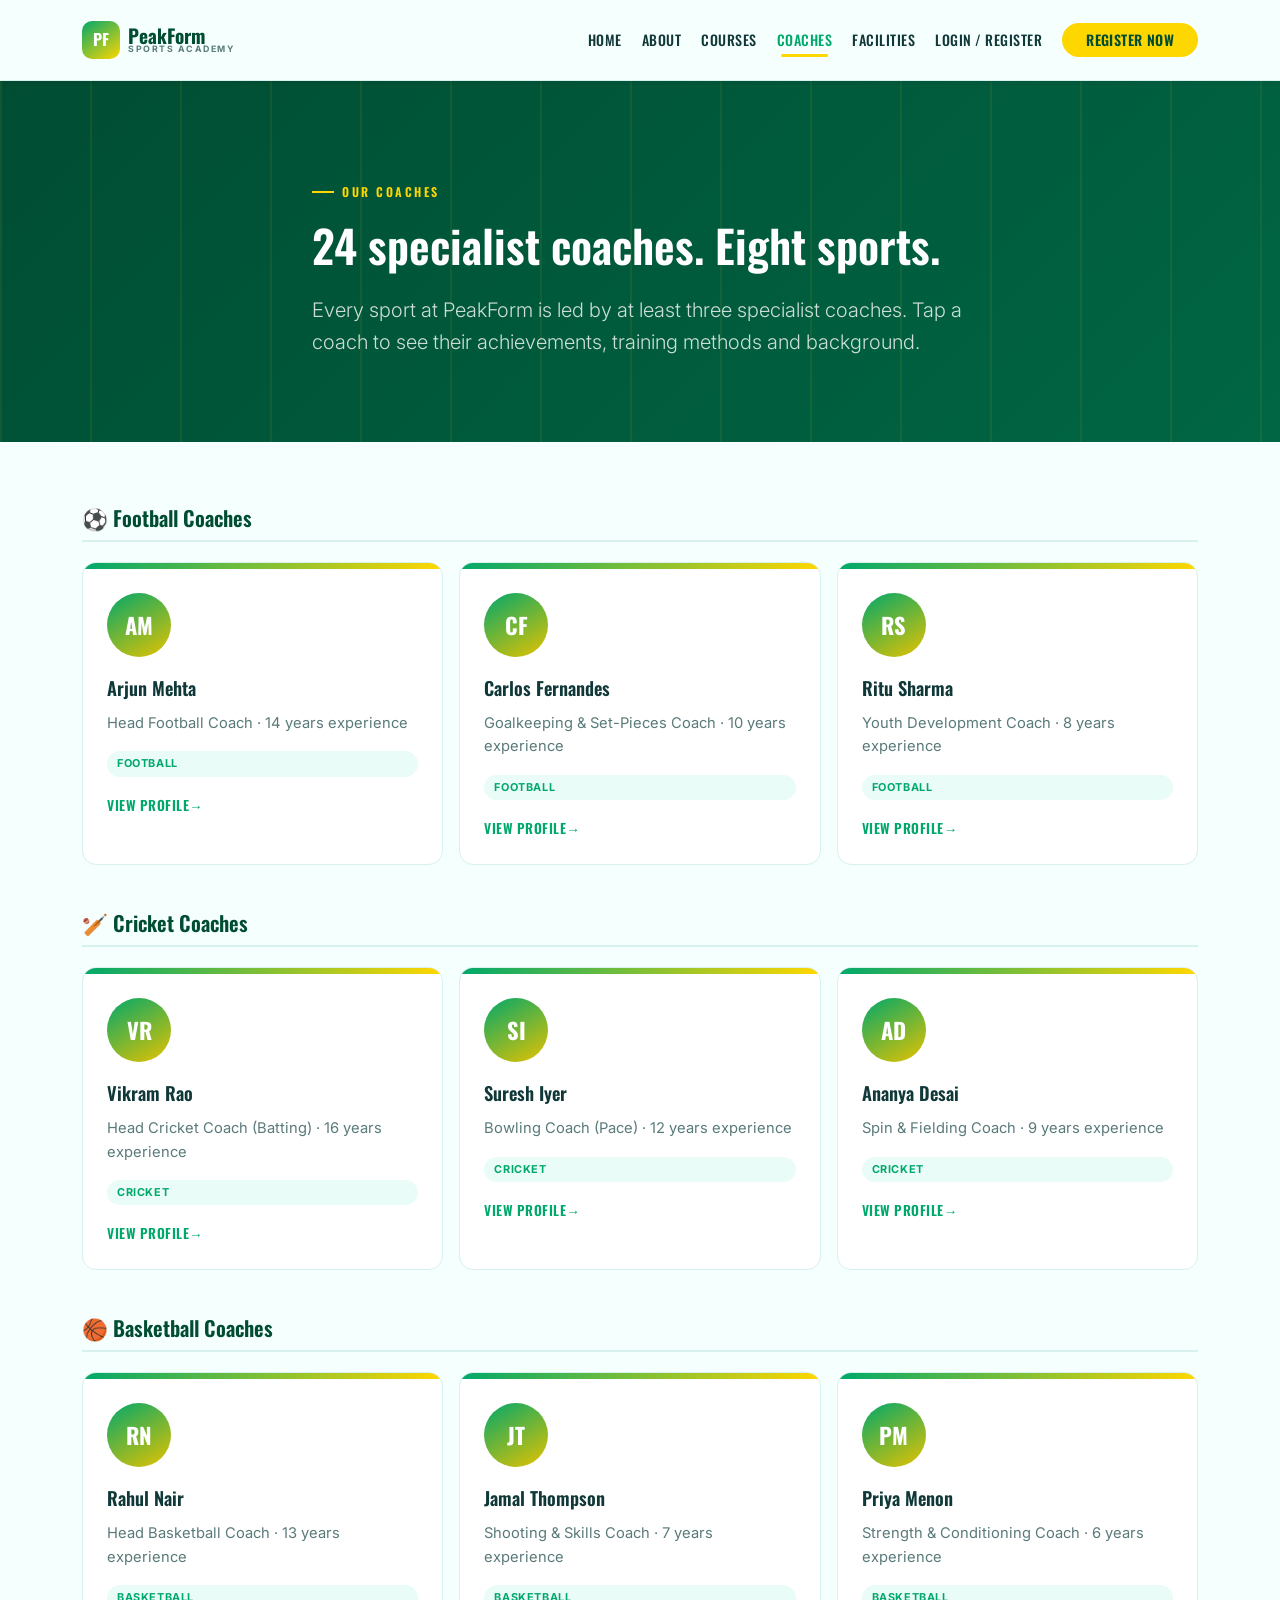
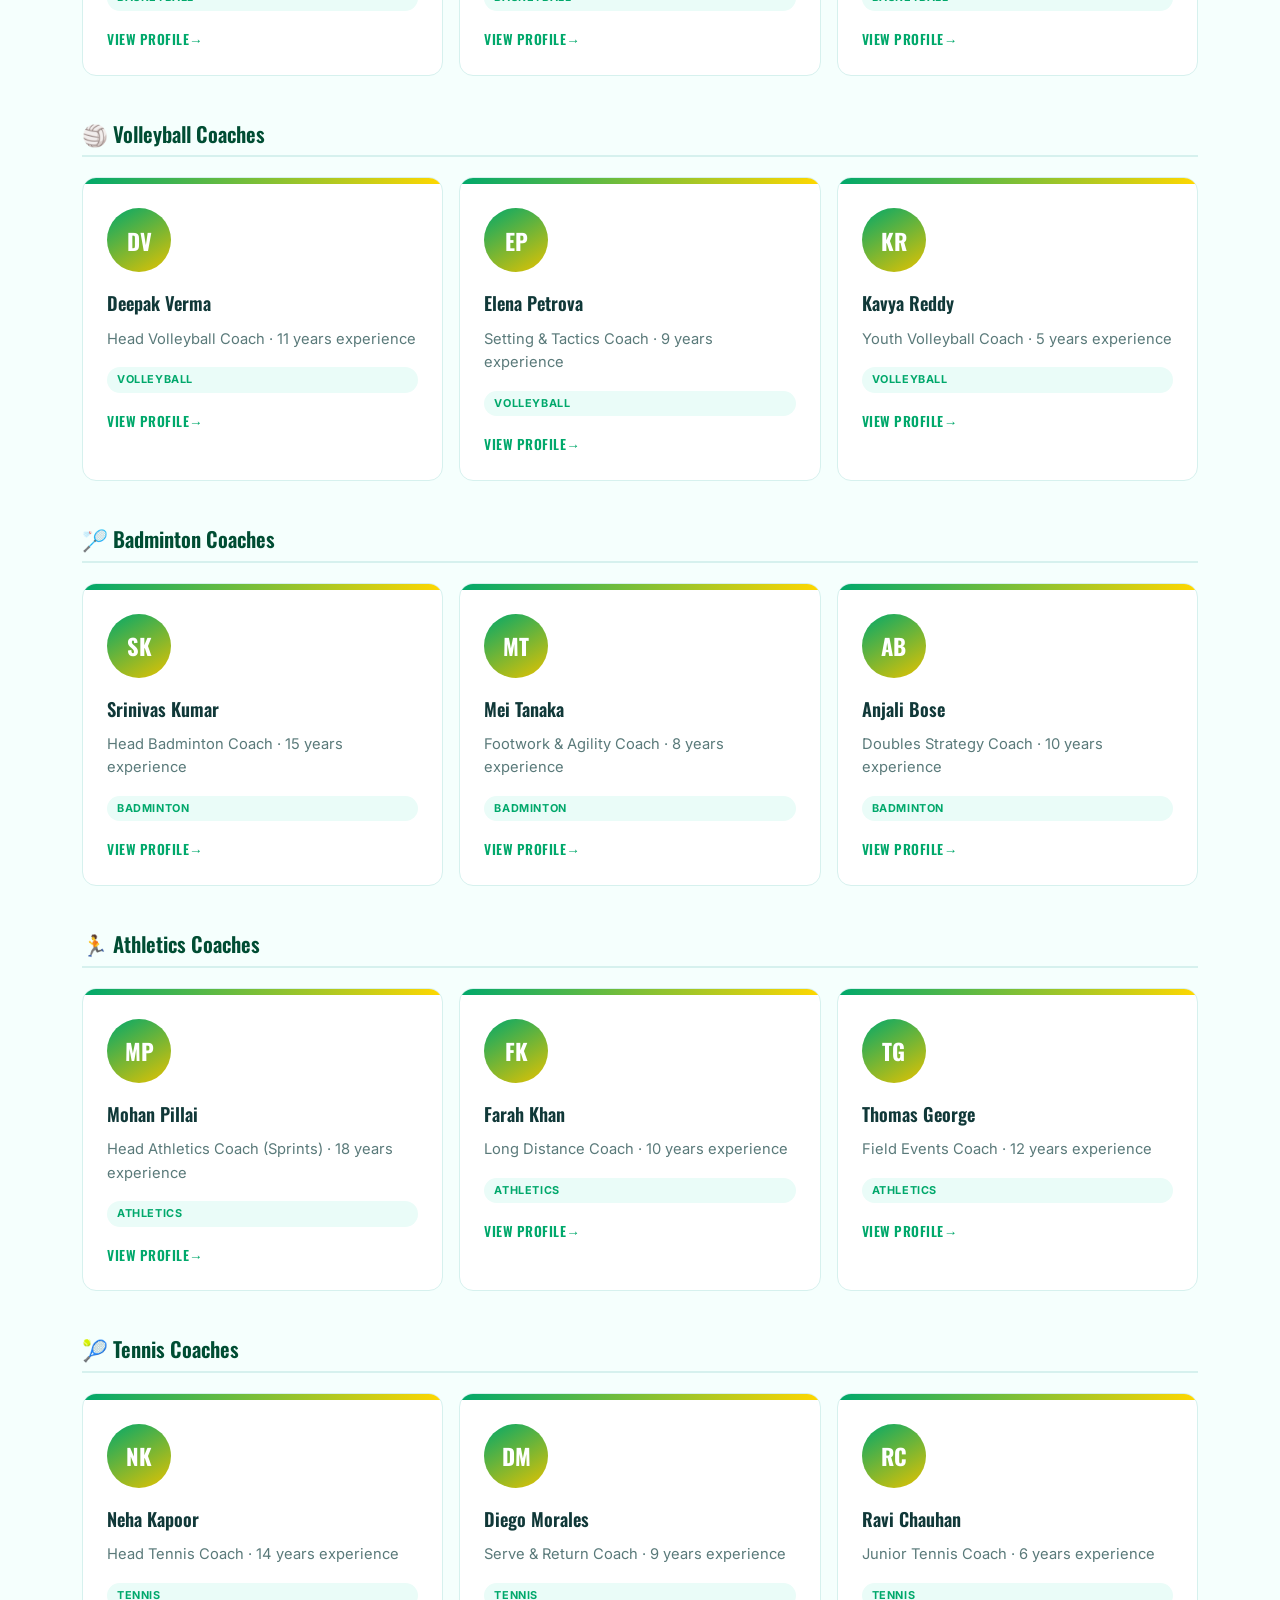
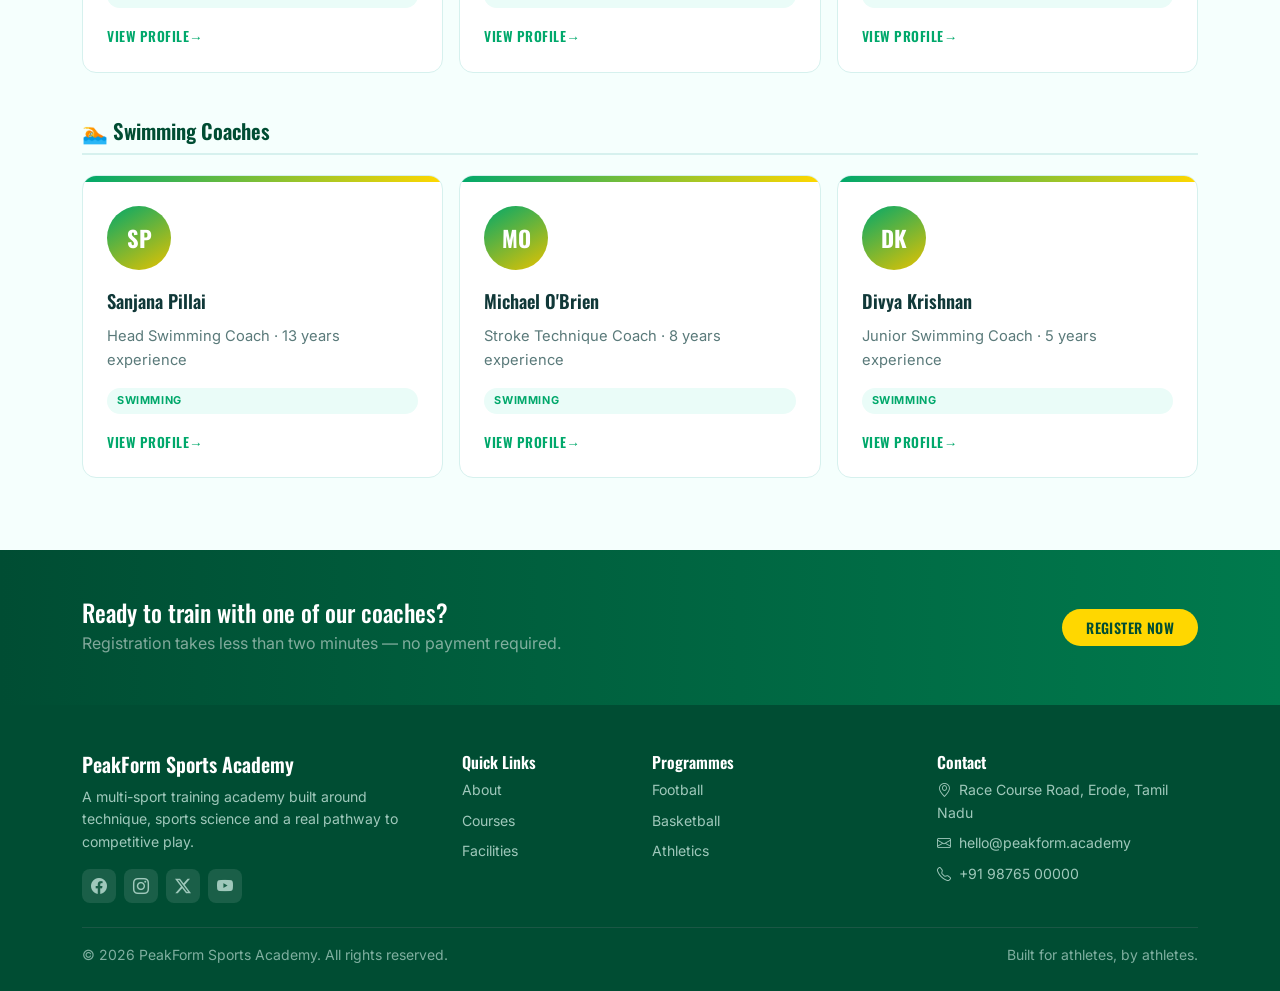
<file: project/coaches.html>
<!DOCTYPE html>
<html lang="en">
<head>
<meta charset="UTF-8">
<meta name="viewport" content="width=device-width, initial-scale=1.0">
<title>Coaches — PeakForm Sports Academy</title>
<link rel="stylesheet" href="https://cdn.jsdelivr.net/npm/bootstrap@5.3.3/dist/css/bootstrap.min.css">
<link rel="stylesheet" href="https://cdn.jsdelivr.net/npm/bootstrap-icons@1.11.3/font/bootstrap-icons.css">
<link rel="stylesheet" href="style.css">
</head>
<body>

<!-- NAVBAR -->
<nav class="navbar navbar-expand-lg sticky-top shadow-sm py-3">
  <div class="container">
    <a class="navbar-brand d-flex align-items-center gap-2" href="index.html">
      <span class="brand-mark">PF</span>
      <span class="d-flex flex-column lh-1">PeakForm<small class="brand-sub">Sports Academy</small></span>
    </a>
    <button class="navbar-toggler border-0" type="button" data-bs-toggle="collapse" data-bs-target="#mainNav" aria-controls="mainNav" aria-expanded="false" aria-label="Toggle navigation">
      <span class="navbar-toggler-icon"></span>
    </button>
    <div class="collapse navbar-collapse" id="mainNav">
      <ul class="navbar-nav ms-auto mb-3 mb-lg-0 align-items-lg-center gap-lg-1">
        <li class="nav-item"><a class="nav-link" href="index.html">Home</a></li>
        <li class="nav-item"><a class="nav-link" href="index.html#about">About</a></li>
        <li class="nav-item"><a class="nav-link" href="courses.html">Courses</a></li>
        <li class="nav-item"><a class="nav-link active" aria-current="page" href="coaches.html">Coaches</a></li>
        <li class="nav-item"><a class="nav-link" href="facilities.html">Facilities</a></li>
        <li class="nav-item"><a class="nav-link" href="index.html#join">Login / Register</a></li>
        <li class="nav-item ms-lg-2 mt-2 mt-lg-0">
          <a class="btn btn-accent rounded-pill px-4" href="register.html">Register Now</a>
        </li>
      </ul>
    </div>
  </div>
</nav>

<main>
  <!-- PAGE BANNER -->
  <section class="page-banner">
    <div class="container py-4 position-relative" style="z-index:1; max-width:680px;">
      <span class="eyebrow">Our Coaches</span>
      <h1 class="mt-2">24 specialist coaches. Eight sports.</h1>
      <p class="lead mb-0">Every sport at PeakForm is led by at least three specialist coaches. Tap a coach to see their achievements, training methods and background.</p>
    </div>
  </section>

  <!-- COACHES GRID (built by script.js) -->
  <section class="py-5">
    <div class="container py-3">
      <div id="coachesGrid"></div>
    </div>
  </section>

  <!-- CTA BANNER -->
  <section class="cta-banner py-5">
    <div class="container d-flex flex-wrap justify-content-between align-items-center gap-3">
      <div>
        <h3 class="h4 text-white mb-1">Ready to train with one of our coaches?</h3>
        <p class="mb-0 text-white-50">Registration takes less than two minutes — no payment required.</p>
      </div>
      <a href="register.html" class="btn btn-accent btn-lg rounded-pill px-4">Register Now</a>
    </div>
  </section>
</main>

<!-- FOOTER -->
<footer class="footer-section pt-5 pb-4">
  <div class="container">
    <div class="row gy-4">
      <div class="col-lg-4 col-md-6">
        <h5>PeakForm Sports Academy</h5>
        <p>A multi-sport training academy built around technique, sports science and a real pathway to competitive play.</p>
        <div class="d-flex gap-2 footer-social mt-3">
          <a href="#"><i class="bi bi-facebook"></i></a>
          <a href="#"><i class="bi bi-instagram"></i></a>
          <a href="#"><i class="bi bi-twitter-x"></i></a>
          <a href="#"><i class="bi bi-youtube"></i></a>
        </div>
      </div>
      <div class="col-lg-2 col-md-6">
        <h6>Quick Links</h6>
        <ul class="list-unstyled footer-links">
          <li><a href="index.html#about">About</a></li>
          <li><a href="courses.html">Courses</a></li>
          <li><a href="facilities.html">Facilities</a></li>
        </ul>
      </div>
      <div class="col-lg-3 col-md-6">
        <h6>Programmes</h6>
        <ul class="list-unstyled footer-links">
          <li><a href="sport.html?sport=football">Football</a></li>
          <li><a href="sport.html?sport=basketball">Basketball</a></li>
          <li><a href="sport.html?sport=athletics">Athletics</a></li>
        </ul>
      </div>
      <div class="col-lg-3 col-md-6">
        <h6>Contact</h6>
        <ul class="list-unstyled footer-links">
          <li><i class="bi bi-geo-alt me-2"></i>Race Course Road, Erode, Tamil Nadu</li>
          <li><i class="bi bi-envelope me-2"></i>hello@peakform.academy</li>
          <li><i class="bi bi-telephone me-2"></i>+91 98765 00000</li>
        </ul>
      </div>
    </div>
    <hr class="border-secondary opacity-25 mt-4">
    <div class="d-flex flex-wrap justify-content-between gap-2 small" style="color:#7FAFA0;">
      <span>© <span id="year"></span> PeakForm Sports Academy. All rights reserved.</span>
      <span>Built for athletes, by athletes.</span>
    </div>
  </div>
</footer>

<script src="https://cdn.jsdelivr.net/npm/bootstrap@5.3.3/dist/js/bootstrap.bundle.min.js"></script>
<script src="script.js"></script>
<script>
  document.querySelectorAll("#mainNav .nav-link").forEach(function(link){
    link.addEventListener("click", function(){
      var nav = document.getElementById("mainNav");
      if(nav.classList.contains("show")){
        var bsCollapse = bootstrap.Collapse.getInstance(nav);
        if(bsCollapse) bsCollapse.hide();
      }
    });
  });
</script>
</body>
</html>
</file>
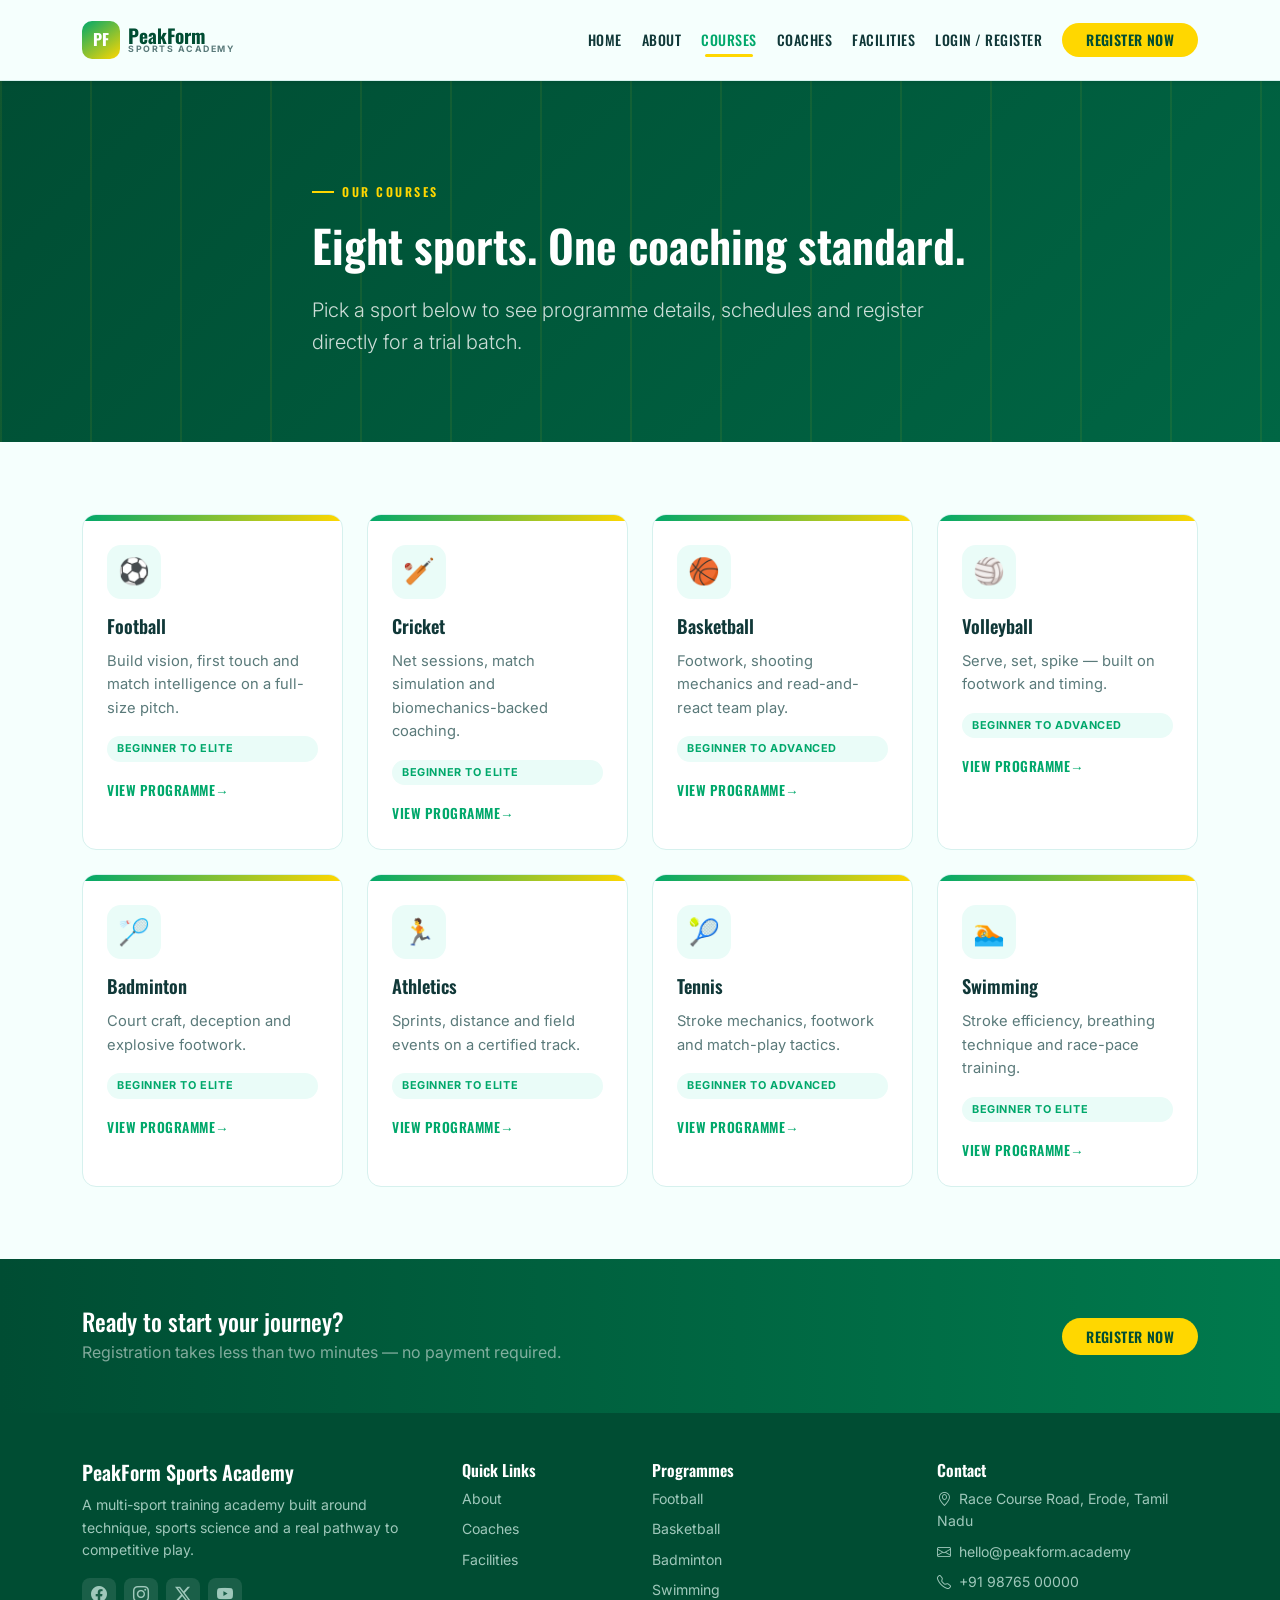
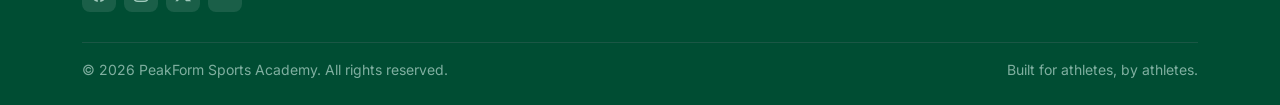
<file: project/courses.html>
<!DOCTYPE html>
<html lang="en">
<head>
<meta charset="UTF-8">
<meta name="viewport" content="width=device-width, initial-scale=1.0">
<title>Courses — PeakForm Sports Academy</title>
<link rel="stylesheet" href="https://cdn.jsdelivr.net/npm/bootstrap@5.3.3/dist/css/bootstrap.min.css">
<link rel="stylesheet" href="https://cdn.jsdelivr.net/npm/bootstrap-icons@1.11.3/font/bootstrap-icons.css">
<link rel="stylesheet" href="style.css">
</head>
<body>

<!-- NAVBAR -->
<nav class="navbar navbar-expand-lg sticky-top shadow-sm py-3">
  <div class="container">
    <a class="navbar-brand d-flex align-items-center gap-2" href="index.html">
      <span class="brand-mark">PF</span>
      <span class="d-flex flex-column lh-1">PeakForm<small class="brand-sub">Sports Academy</small></span>
    </a>
    <button class="navbar-toggler border-0" type="button" data-bs-toggle="collapse" data-bs-target="#mainNav" aria-controls="mainNav" aria-expanded="false" aria-label="Toggle navigation">
      <span class="navbar-toggler-icon"></span>
    </button>
    <div class="collapse navbar-collapse" id="mainNav">
      <ul class="navbar-nav ms-auto mb-3 mb-lg-0 align-items-lg-center gap-lg-1">
        <li class="nav-item"><a class="nav-link" href="index.html">Home</a></li>
        <li class="nav-item"><a class="nav-link" href="index.html#about">About</a></li>
        <li class="nav-item"><a class="nav-link active" aria-current="page" href="courses.html">Courses</a></li>
        <li class="nav-item"><a class="nav-link" href="coaches.html">Coaches</a></li>
        <li class="nav-item"><a class="nav-link" href="facilities.html">Facilities</a></li>
        <li class="nav-item"><a class="nav-link" href="index.html#join">Login / Register</a></li>
        <li class="nav-item ms-lg-2 mt-2 mt-lg-0">
          <a class="btn btn-accent rounded-pill px-4" href="register.html">Register Now</a>
        </li>
      </ul>
    </div>
  </div>
</nav>

<main>
  <!-- PAGE BANNER -->
  <section class="page-banner">
    <div class="container py-4 position-relative" style="z-index:1; max-width:680px;">
      <span class="eyebrow">Our Courses</span>
      <h1 class="mt-2">Eight sports. One coaching standard.</h1>
      <p class="lead mb-0">Pick a sport below to see programme details, schedules and register directly for a trial batch.</p>
    </div>
  </section>

  <!-- COURSES GRID -->
  <section class="py-5">
    <div class="container py-4">
      <div class="row g-4">

        <div class="col-sm-6 col-lg-3">
          <a href="sport.html?sport=football" class="text-decoration-none d-block h-100">
            <div class="pf-card clickable h-100">
              <div class="card-accent"></div>
              <div class="pf-card-body">
                <div class="card-icon">⚽</div>
                <h4>Football</h4>
                <p>Build vision, first touch and match intelligence on a full-size pitch.</p>
                <span class="pf-tag">Beginner to Elite</span>
                <span class="card-link d-block mt-2">View Programme</span>
              </div>
            </div>
          </a>
        </div>

        <div class="col-sm-6 col-lg-3">
          <a href="sport.html?sport=cricket" class="text-decoration-none d-block h-100">
            <div class="pf-card clickable h-100">
              <div class="card-accent"></div>
              <div class="pf-card-body">
                <div class="card-icon">🏏</div>
                <h4>Cricket</h4>
                <p>Net sessions, match simulation and biomechanics-backed coaching.</p>
                <span class="pf-tag">Beginner to Elite</span>
                <span class="card-link d-block mt-2">View Programme</span>
              </div>
            </div>
          </a>
        </div>

        <div class="col-sm-6 col-lg-3">
          <a href="sport.html?sport=basketball" class="text-decoration-none d-block h-100">
            <div class="pf-card clickable h-100">
              <div class="card-accent"></div>
              <div class="pf-card-body">
                <div class="card-icon">🏀</div>
                <h4>Basketball</h4>
                <p>Footwork, shooting mechanics and read-and-react team play.</p>
                <span class="pf-tag">Beginner to Advanced</span>
                <span class="card-link d-block mt-2">View Programme</span>
              </div>
            </div>
          </a>
        </div>

        <div class="col-sm-6 col-lg-3">
          <a href="sport.html?sport=volleyball" class="text-decoration-none d-block h-100">
            <div class="pf-card clickable h-100">
              <div class="card-accent"></div>
              <div class="pf-card-body">
                <div class="card-icon">🏐</div>
                <h4>Volleyball</h4>
                <p>Serve, set, spike — built on footwork and timing.</p>
                <span class="pf-tag">Beginner to Advanced</span>
                <span class="card-link d-block mt-2">View Programme</span>
              </div>
            </div>
          </a>
        </div>

        <div class="col-sm-6 col-lg-3">
          <a href="sport.html?sport=badminton" class="text-decoration-none d-block h-100">
            <div class="pf-card clickable h-100">
              <div class="card-accent"></div>
              <div class="pf-card-body">
                <div class="card-icon">🏸</div>
                <h4>Badminton</h4>
                <p>Court craft, deception and explosive footwork.</p>
                <span class="pf-tag">Beginner to Elite</span>
                <span class="card-link d-block mt-2">View Programme</span>
              </div>
            </div>
          </a>
        </div>

        <div class="col-sm-6 col-lg-3">
          <a href="sport.html?sport=athletics" class="text-decoration-none d-block h-100">
            <div class="pf-card clickable h-100">
              <div class="card-accent"></div>
              <div class="pf-card-body">
                <div class="card-icon">🏃</div>
                <h4>Athletics</h4>
                <p>Sprints, distance and field events on a certified track.</p>
                <span class="pf-tag">Beginner to Elite</span>
                <span class="card-link d-block mt-2">View Programme</span>
              </div>
            </div>
          </a>
        </div>

        <div class="col-sm-6 col-lg-3">
          <a href="sport.html?sport=tennis" class="text-decoration-none d-block h-100">
            <div class="pf-card clickable h-100">
              <div class="card-accent"></div>
              <div class="pf-card-body">
                <div class="card-icon">🎾</div>
                <h4>Tennis</h4>
                <p>Stroke mechanics, footwork and match-play tactics.</p>
                <span class="pf-tag">Beginner to Advanced</span>
                <span class="card-link d-block mt-2">View Programme</span>
              </div>
            </div>
          </a>
        </div>

        <div class="col-sm-6 col-lg-3">
          <a href="sport.html?sport=swimming" class="text-decoration-none d-block h-100">
            <div class="pf-card clickable h-100">
              <div class="card-accent"></div>
              <div class="pf-card-body">
                <div class="card-icon">🏊</div>
                <h4>Swimming</h4>
                <p>Stroke efficiency, breathing technique and race-pace training.</p>
                <span class="pf-tag">Beginner to Elite</span>
                <span class="card-link d-block mt-2">View Programme</span>
              </div>
            </div>
          </a>
        </div>

      </div>
    </div>
  </section>

  <!-- CTA BANNER -->
  <section class="cta-banner py-5">
    <div class="container d-flex flex-wrap justify-content-between align-items-center gap-3">
      <div>
        <h3 class="h4 text-white mb-1">Ready to start your journey?</h3>
        <p class="mb-0 text-white-50">Registration takes less than two minutes — no payment required.</p>
      </div>
      <a href="register.html" class="btn btn-accent btn-lg rounded-pill px-4">Register Now</a>
    </div>
  </section>
</main>

<!-- FOOTER -->
<footer class="footer-section pt-5 pb-4">
  <div class="container">
    <div class="row gy-4">
      <div class="col-lg-4 col-md-6">
        <h5>PeakForm Sports Academy</h5>
        <p>A multi-sport training academy built around technique, sports science and a real pathway to competitive play.</p>
        <div class="d-flex gap-2 footer-social mt-3">
          <a href="#"><i class="bi bi-facebook"></i></a>
          <a href="#"><i class="bi bi-instagram"></i></a>
          <a href="#"><i class="bi bi-twitter-x"></i></a>
          <a href="#"><i class="bi bi-youtube"></i></a>
        </div>
      </div>
      <div class="col-lg-2 col-md-6">
        <h6>Quick Links</h6>
        <ul class="list-unstyled footer-links">
          <li><a href="index.html#about">About</a></li>
          <li><a href="coaches.html">Coaches</a></li>
          <li><a href="facilities.html">Facilities</a></li>
        </ul>
      </div>
      <div class="col-lg-3 col-md-6">
        <h6>Programmes</h6>
        <ul class="list-unstyled footer-links">
          <li><a href="sport.html?sport=football">Football</a></li>
          <li><a href="sport.html?sport=basketball">Basketball</a></li>
          <li><a href="sport.html?sport=badminton">Badminton</a></li>
          <li><a href="sport.html?sport=swimming">Swimming</a></li>
        </ul>
      </div>
      <div class="col-lg-3 col-md-6">
        <h6>Contact</h6>
        <ul class="list-unstyled footer-links">
          <li><i class="bi bi-geo-alt me-2"></i>Race Course Road, Erode, Tamil Nadu</li>
          <li><i class="bi bi-envelope me-2"></i>hello@peakform.academy</li>
          <li><i class="bi bi-telephone me-2"></i>+91 98765 00000</li>
        </ul>
      </div>
    </div>
    <hr class="border-secondary opacity-25 mt-4">
    <div class="d-flex flex-wrap justify-content-between gap-2 small" style="color:#7FAFA0;">
      <span>© <span id="year"></span> PeakForm Sports Academy. All rights reserved.</span>
      <span>Built for athletes, by athletes.</span>
    </div>
  </div>
</footer>

<script src="https://cdn.jsdelivr.net/npm/bootstrap@5.3.3/dist/js/bootstrap.bundle.min.js"></script>
<script src="script.js"></script>
<script>
  document.querySelectorAll("#mainNav .nav-link").forEach(function(link){
    link.addEventListener("click", function(){
      var nav = document.getElementById("mainNav");
      if(nav.classList.contains("show")){
        var bsCollapse = bootstrap.Collapse.getInstance(nav);
        if(bsCollapse) bsCollapse.hide();
      }
    });
  });
</script>
</body>
</html>
</file>
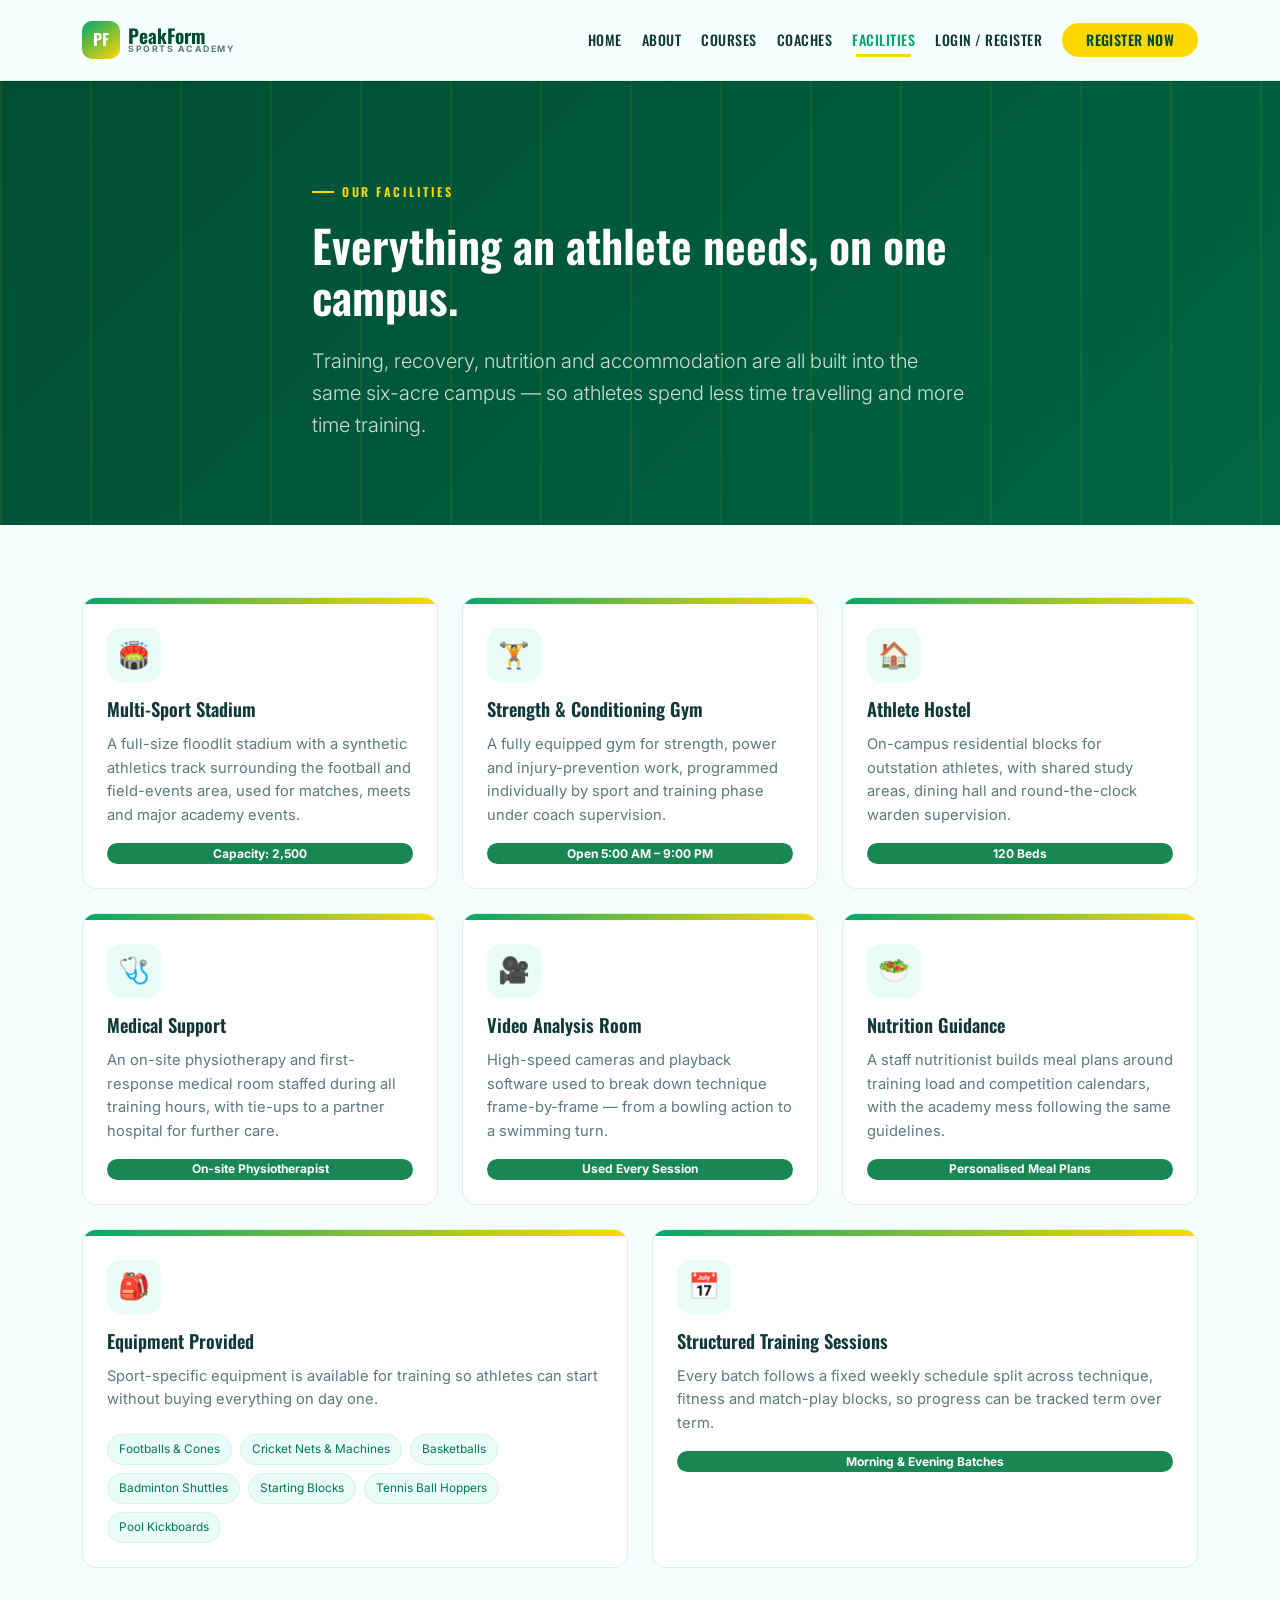
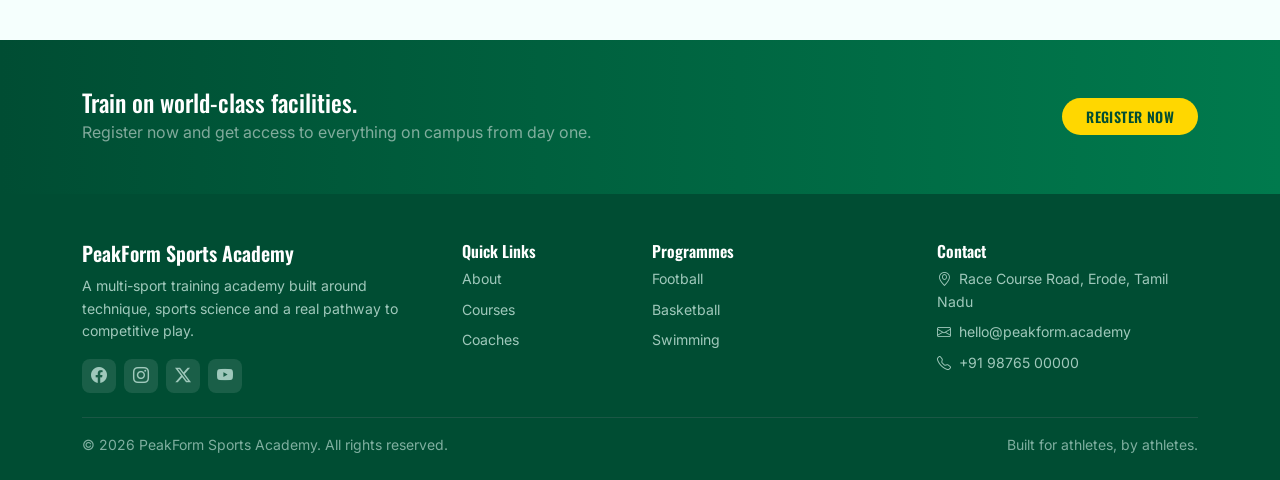
<file: project/facilities.html>
<!DOCTYPE html>
<html lang="en">
<head>
<meta charset="UTF-8">
<meta name="viewport" content="width=device-width, initial-scale=1.0">
<title>Facilities — PeakForm Sports Academy</title>
<link rel="stylesheet" href="https://cdn.jsdelivr.net/npm/bootstrap@5.3.3/dist/css/bootstrap.min.css">
<link rel="stylesheet" href="https://cdn.jsdelivr.net/npm/bootstrap-icons@1.11.3/font/bootstrap-icons.css">
<link rel="stylesheet" href="style.css">
</head>
<body>

<!-- NAVBAR -->
<nav class="navbar navbar-expand-lg sticky-top shadow-sm py-3">
  <div class="container">
    <a class="navbar-brand d-flex align-items-center gap-2" href="index.html">
      <span class="brand-mark">PF</span>
      <span class="d-flex flex-column lh-1">PeakForm<small class="brand-sub">Sports Academy</small></span>
    </a>
    <button class="navbar-toggler border-0" type="button" data-bs-toggle="collapse" data-bs-target="#mainNav" aria-controls="mainNav" aria-expanded="false" aria-label="Toggle navigation">
      <span class="navbar-toggler-icon"></span>
    </button>
    <div class="collapse navbar-collapse" id="mainNav">
      <ul class="navbar-nav ms-auto mb-3 mb-lg-0 align-items-lg-center gap-lg-1">
        <li class="nav-item"><a class="nav-link" href="index.html">Home</a></li>
        <li class="nav-item"><a class="nav-link" href="index.html#about">About</a></li>
        <li class="nav-item"><a class="nav-link" href="courses.html">Courses</a></li>
        <li class="nav-item"><a class="nav-link" href="coaches.html">Coaches</a></li>
        <li class="nav-item"><a class="nav-link active" aria-current="page" href="facilities.html">Facilities</a></li>
        <li class="nav-item"><a class="nav-link" href="index.html#join">Login / Register</a></li>
        <li class="nav-item ms-lg-2 mt-2 mt-lg-0">
          <a class="btn btn-accent rounded-pill px-4" href="register.html">Register Now</a>
        </li>
      </ul>
    </div>
  </div>
</nav>

<main>
  <!-- PAGE BANNER -->
  <section class="page-banner">
    <div class="container py-4 position-relative" style="z-index:1; max-width:680px;">
      <span class="eyebrow">Our Facilities</span>
      <h1 class="mt-2">Everything an athlete needs, on one campus.</h1>
      <p class="lead mb-0">Training, recovery, nutrition and accommodation are all built into the same six-acre campus — so athletes spend less time travelling and more time training.</p>
    </div>
  </section>

  <!-- FACILITIES GRID -->
  <section class="py-5">
    <div class="container py-4">
      <div class="row g-4">

        <div class="col-md-6 col-lg-4">
          <div class="pf-card h-100">
            <div class="card-accent"></div>
            <div class="pf-card-body">
              <div class="card-icon">🏟️</div>
              <h4>Multi-Sport Stadium</h4>
              <p>A full-size floodlit stadium with a synthetic athletics track surrounding the football and field-events area, used for matches, meets and major academy events.</p>
              <span class="badge rounded-pill text-bg-success">Capacity: 2,500</span>
            </div>
          </div>
        </div>

        <div class="col-md-6 col-lg-4">
          <div class="pf-card h-100">
            <div class="card-accent"></div>
            <div class="pf-card-body">
              <div class="card-icon">🏋️</div>
              <h4>Strength & Conditioning Gym</h4>
              <p>A fully equipped gym for strength, power and injury-prevention work, programmed individually by sport and training phase under coach supervision.</p>
              <span class="badge rounded-pill text-bg-success">Open 5:00 AM – 9:00 PM</span>
            </div>
          </div>
        </div>

        <div class="col-md-6 col-lg-4">
          <div class="pf-card h-100">
            <div class="card-accent"></div>
            <div class="pf-card-body">
              <div class="card-icon">🏠</div>
              <h4>Athlete Hostel</h4>
              <p>On-campus residential blocks for outstation athletes, with shared study areas, dining hall and round-the-clock warden supervision.</p>
              <span class="badge rounded-pill text-bg-success">120 Beds</span>
            </div>
          </div>
        </div>

        <div class="col-md-6 col-lg-4">
          <div class="pf-card h-100">
            <div class="card-accent"></div>
            <div class="pf-card-body">
              <div class="card-icon">🩺</div>
              <h4>Medical Support</h4>
              <p>An on-site physiotherapy and first-response medical room staffed during all training hours, with tie-ups to a partner hospital for further care.</p>
              <span class="badge rounded-pill text-bg-success">On-site Physiotherapist</span>
            </div>
          </div>
        </div>

        <div class="col-md-6 col-lg-4">
          <div class="pf-card h-100">
            <div class="card-accent"></div>
            <div class="pf-card-body">
              <div class="card-icon">🎥</div>
              <h4>Video Analysis Room</h4>
              <p>High-speed cameras and playback software used to break down technique frame-by-frame — from a bowling action to a swimming turn.</p>
              <span class="badge rounded-pill text-bg-success">Used Every Session</span>
            </div>
          </div>
        </div>

        <div class="col-md-6 col-lg-4">
          <div class="pf-card h-100">
            <div class="card-accent"></div>
            <div class="pf-card-body">
              <div class="card-icon">🥗</div>
              <h4>Nutrition Guidance</h4>
              <p>A staff nutritionist builds meal plans around training load and competition calendars, with the academy mess following the same guidelines.</p>
              <span class="badge rounded-pill text-bg-success">Personalised Meal Plans</span>
            </div>
          </div>
        </div>

        <div class="col-md-6 col-lg-6">
          <div class="pf-card h-100">
            <div class="card-accent"></div>
            <div class="pf-card-body">
              <div class="card-icon">🎒</div>
              <h4>Equipment Provided</h4>
              <p>Sport-specific equipment is available for training so athletes can start without buying everything on day one.</p>
              <div class="chip-row">
                <span class="chip">Footballs &amp; Cones</span>
                <span class="chip">Cricket Nets &amp; Machines</span>
                <span class="chip">Basketballs</span>
                <span class="chip">Badminton Shuttles</span>
                <span class="chip">Starting Blocks</span>
                <span class="chip">Tennis Ball Hoppers</span>
                <span class="chip">Pool Kickboards</span>
              </div>
            </div>
          </div>
        </div>

        <div class="col-md-6 col-lg-6">
          <div class="pf-card h-100">
            <div class="card-accent"></div>
            <div class="pf-card-body">
              <div class="card-icon">📅</div>
              <h4>Structured Training Sessions</h4>
              <p>Every batch follows a fixed weekly schedule split across technique, fitness and match-play blocks, so progress can be tracked term over term.</p>
              <span class="badge rounded-pill text-bg-success">Morning &amp; Evening Batches</span>
            </div>
          </div>
        </div>

      </div>
    </div>
  </section>

  <!-- CTA BANNER -->
  <section class="cta-banner py-5">
    <div class="container d-flex flex-wrap justify-content-between align-items-center gap-3">
      <div>
        <h3 class="h4 text-white mb-1">Train on world-class facilities.</h3>
        <p class="mb-0 text-white-50">Register now and get access to everything on campus from day one.</p>
      </div>
      <a href="register.html" class="btn btn-accent btn-lg rounded-pill px-4">Register Now</a>
    </div>
  </section>
</main>

<!-- FOOTER -->
<footer class="footer-section pt-5 pb-4">
  <div class="container">
    <div class="row gy-4">
      <div class="col-lg-4 col-md-6">
        <h5>PeakForm Sports Academy</h5>
        <p>A multi-sport training academy built around technique, sports science and a real pathway to competitive play.</p>
        <div class="d-flex gap-2 footer-social mt-3">
          <a href="#"><i class="bi bi-facebook"></i></a>
          <a href="#"><i class="bi bi-instagram"></i></a>
          <a href="#"><i class="bi bi-twitter-x"></i></a>
          <a href="#"><i class="bi bi-youtube"></i></a>
        </div>
      </div>
      <div class="col-lg-2 col-md-6">
        <h6>Quick Links</h6>
        <ul class="list-unstyled footer-links">
          <li><a href="index.html#about">About</a></li>
          <li><a href="courses.html">Courses</a></li>
          <li><a href="coaches.html">Coaches</a></li>
        </ul>
      </div>
      <div class="col-lg-3 col-md-6">
        <h6>Programmes</h6>
        <ul class="list-unstyled footer-links">
          <li><a href="sport.html?sport=football">Football</a></li>
          <li><a href="sport.html?sport=basketball">Basketball</a></li>
          <li><a href="sport.html?sport=swimming">Swimming</a></li>
        </ul>
      </div>
      <div class="col-lg-3 col-md-6">
        <h6>Contact</h6>
        <ul class="list-unstyled footer-links">
          <li><i class="bi bi-geo-alt me-2"></i>Race Course Road, Erode, Tamil Nadu</li>
          <li><i class="bi bi-envelope me-2"></i>hello@peakform.academy</li>
          <li><i class="bi bi-telephone me-2"></i>+91 98765 00000</li>
        </ul>
      </div>
    </div>
    <hr class="border-secondary opacity-25 mt-4">
    <div class="d-flex flex-wrap justify-content-between gap-2 small" style="color:#7FAFA0;">
      <span>© <span id="year"></span> PeakForm Sports Academy. All rights reserved.</span>
      <span>Built for athletes, by athletes.</span>
    </div>
  </div>
</footer>

<script src="https://cdn.jsdelivr.net/npm/bootstrap@5.3.3/dist/js/bootstrap.bundle.min.js"></script>
<script src="script.js"></script>
<script>
  document.querySelectorAll("#mainNav .nav-link").forEach(function(link){
    link.addEventListener("click", function(){
      var nav = document.getElementById("mainNav");
      if(nav.classList.contains("show")){
        var bsCollapse = bootstrap.Collapse.getInstance(nav);
        if(bsCollapse) bsCollapse.hide();
      }
    });
  });
</script>
</body>
</html>
</file>
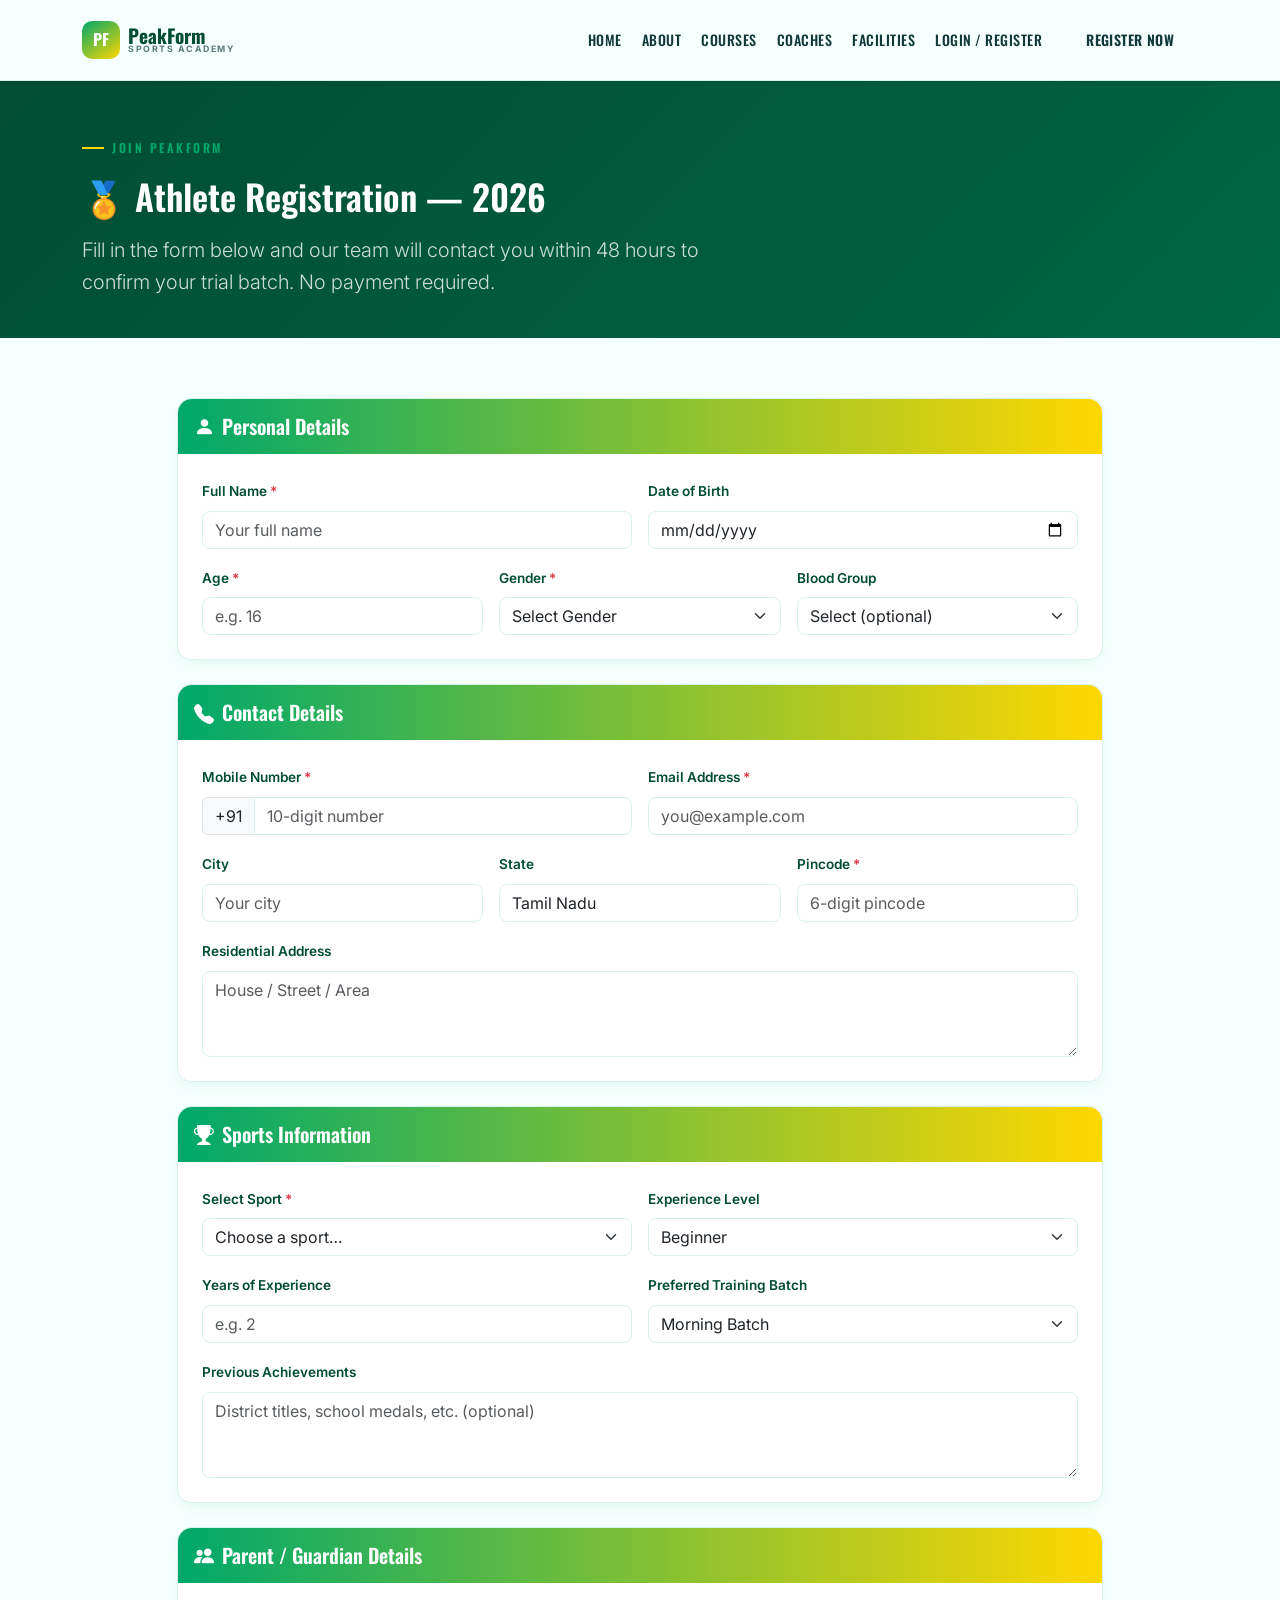
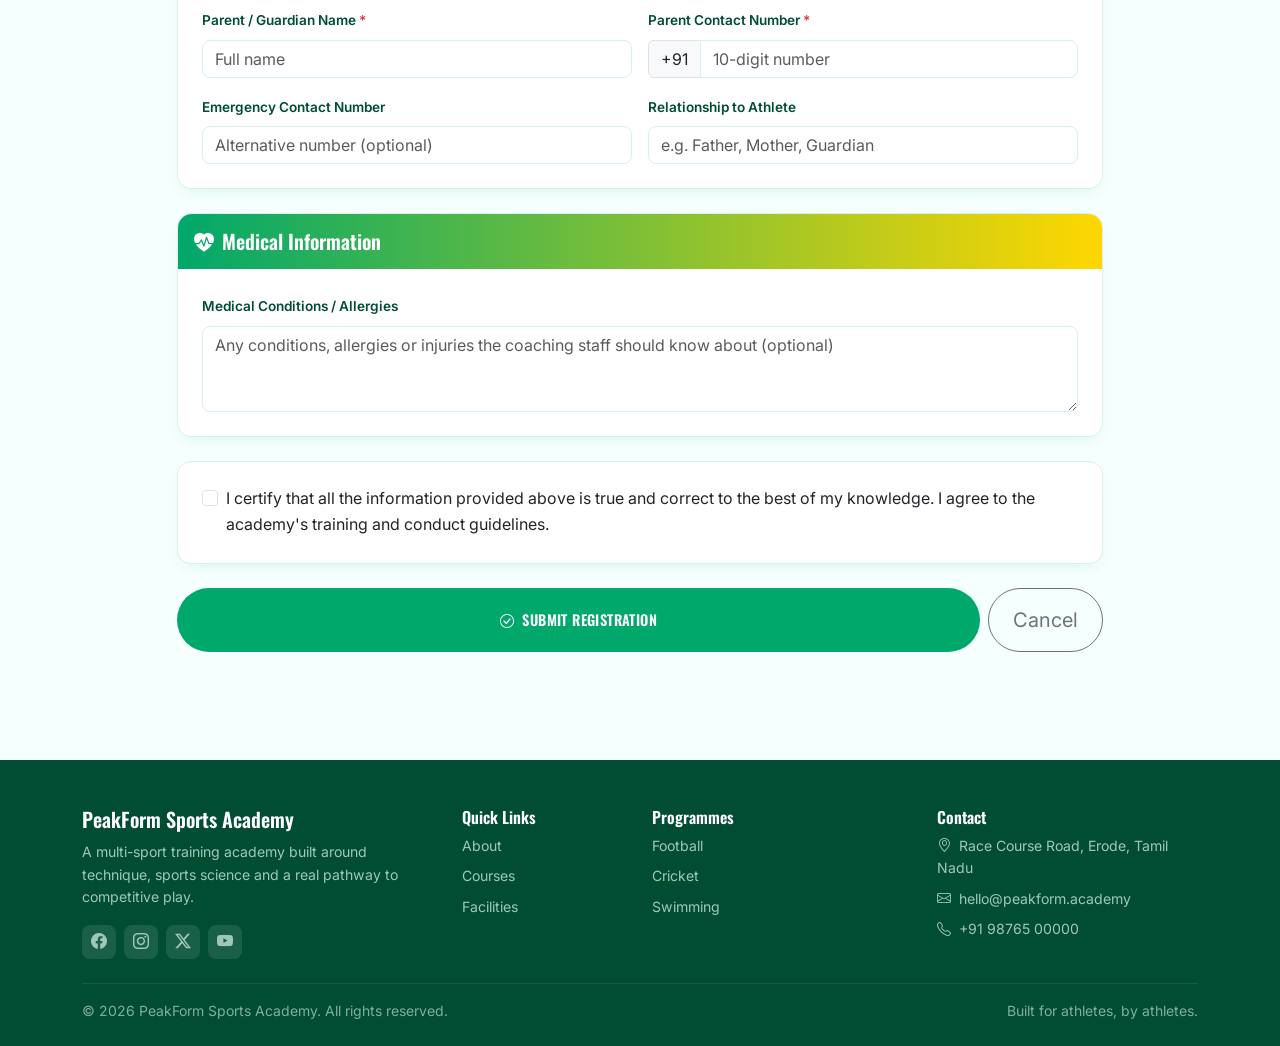
<file: project/register.html>
<!DOCTYPE html>
<html lang="en">
<head>
<meta charset="UTF-8">
<meta name="viewport" content="width=device-width, initial-scale=1.0">
<title>Register — PeakForm Sports Academy</title>
<link rel="stylesheet" href="https://cdn.jsdelivr.net/npm/bootstrap@5.3.3/dist/css/bootstrap.min.css">
<link rel="stylesheet" href="https://cdn.jsdelivr.net/npm/bootstrap-icons@1.11.3/font/bootstrap-icons.css">
<link rel="stylesheet" href="style.css">
</head>
<body>

<!-- NAVBAR -->
<nav class="navbar navbar-expand-lg sticky-top shadow-sm py-3">
  <div class="container">
    <a class="navbar-brand d-flex align-items-center gap-2" href="index.html">
      <span class="brand-mark">PF</span>
      <span class="d-flex flex-column lh-1">PeakForm<small class="brand-sub">Sports Academy</small></span>
    </a>
    <button class="navbar-toggler border-0" type="button" data-bs-toggle="collapse" data-bs-target="#mainNav" aria-controls="mainNav" aria-expanded="false" aria-label="Toggle navigation">
      <span class="navbar-toggler-icon"></span>
    </button>
    <div class="collapse navbar-collapse" id="mainNav">
      <ul class="navbar-nav ms-auto mb-3 mb-lg-0 align-items-lg-center gap-lg-1">
        <li class="nav-item"><a class="nav-link" href="index.html">Home</a></li>
        <li class="nav-item"><a class="nav-link" href="index.html#about">About</a></li>
        <li class="nav-item"><a class="nav-link" href="courses.html">Courses</a></li>
        <li class="nav-item"><a class="nav-link" href="coaches.html">Coaches</a></li>
        <li class="nav-item"><a class="nav-link" href="facilities.html">Facilities</a></li>
        <li class="nav-item"><a class="nav-link" href="index.html#join">Login / Register</a></li>
        <li class="nav-item ms-lg-2 mt-2 mt-lg-0">
          <a class="btn btn-accent rounded-pill px-4 active" href="register.html">Register Now</a>
        </li>
      </ul>
    </div>
  </div>
</nav>

<!-- REGISTER HERO -->
<section class="register-hero">
  <div class="container position-relative" style="z-index:1;">
    <div class="row">
      <div class="col-lg-7">
        <span class="eyebrow">Join PeakForm</span>
        <h1 class="mt-2">🏅 Athlete Registration — 2026</h1>
        <p class="lead mb-0">Fill in the form below and our team will contact you within 48 hours to confirm your trial batch. No payment required.</p>
      </div>
    </div>
  </div>
</section>

<!-- REGISTER FORM -->
<section class="register-section">
  <div class="container">
    <div class="row justify-content-center">
      <div class="col-lg-10">

        <!-- Success message -->
        <div id="reg-success" class="alert alert-success d-none rounded-3 mb-4" role="alert">
          <i class="bi bi-check-circle-fill me-2"></i>
          <strong>Registration Successful!</strong> Welcome to PeakForm Sports Academy. Our team will contact you shortly.
        </div>

        <form id="fullRegisterForm" novalidate>

          <!-- PERSONAL DETAILS -->
          <div class="card mb-4">
            <div class="card-header py-3">
              <h5 class="mb-0 text-white"><i class="bi bi-person-fill me-2"></i>Personal Details</h5>
            </div>
            <div class="card-body p-4">
              <div class="row g-3">
                <div class="col-md-6">
                  <label class="form-label">Full Name <span class="text-danger">*</span></label>
                  <input type="text" class="form-control" id="reg-name" placeholder="Your full name" required>
                  <div class="invalid-feedback">Please enter your full name (letters only, 2–40 characters).</div>
                </div>
                <div class="col-md-6">
                  <label class="form-label">Date of Birth</label>
                  <input type="date" class="form-control" id="reg-dob">
                </div>
                <div class="col-md-4">
                  <label class="form-label">Age <span class="text-danger">*</span></label>
                  <input type="number" class="form-control" id="reg-age" placeholder="e.g. 16" min="5" max="40" required>
                  <div class="invalid-feedback">Age must be between 5 and 40.</div>
                </div>
                <div class="col-md-4">
                  <label class="form-label">Gender <span class="text-danger">*</span></label>
                  <select class="form-select" id="reg-gender" required>
                    <option value="">Select Gender</option>
                    <option>Male</option>
                    <option>Female</option>
                    <option>Other</option>
                  </select>
                  <div class="invalid-feedback">Please select your gender.</div>
                </div>
                <div class="col-md-4">
                  <label class="form-label">Blood Group</label>
                  <select class="form-select" id="reg-blood">
                    <option value="">Select (optional)</option>
                    <option>A+</option><option>A-</option>
                    <option>B+</option><option>B-</option>
                    <option>AB+</option><option>AB-</option>
                    <option>O+</option><option>O-</option>
                  </select>
                </div>
              </div>
            </div>
          </div>

          <!-- CONTACT DETAILS -->
          <div class="card mb-4">
            <div class="card-header py-3">
              <h5 class="mb-0 text-white"><i class="bi bi-telephone-fill me-2"></i>Contact Details</h5>
            </div>
            <div class="card-body p-4">
              <div class="row g-3">
                <div class="col-md-6">
                  <label class="form-label">Mobile Number <span class="text-danger">*</span></label>
                  <div class="input-group">
                    <span class="input-group-text">+91</span>
                    <input type="tel" class="form-control" id="reg-phone" placeholder="10-digit number" required>
                  </div>
                  <div class="invalid-feedback" style="display:none;" id="phone-error">Enter a valid 10-digit number.</div>
                </div>
                <div class="col-md-6">
                  <label class="form-label">Email Address <span class="text-danger">*</span></label>
                  <input type="email" class="form-control" id="reg-email" placeholder="you@example.com" required>
                  <div class="invalid-feedback">Enter a valid email address.</div>
                </div>
                <div class="col-md-4">
                  <label class="form-label">City</label>
                  <input type="text" class="form-control" placeholder="Your city">
                </div>
                <div class="col-md-4">
                  <label class="form-label">State</label>
                  <input type="text" class="form-control" placeholder="Tamil Nadu" value="Tamil Nadu">
                </div>
                <div class="col-md-4">
                  <label class="form-label">Pincode <span class="text-danger">*</span></label>
                  <input type="text" class="form-control" id="reg-pincode" placeholder="6-digit pincode" required>
                  <div class="invalid-feedback">Enter a valid 6-digit pincode.</div>
                </div>
                <div class="col-12">
                  <label class="form-label">Residential Address</label>
                  <textarea class="form-control" rows="3" placeholder="House / Street / Area"></textarea>
                </div>
              </div>
            </div>
          </div>

          <!-- SPORTS INFORMATION -->
          <div class="card mb-4">
            <div class="card-header py-3">
              <h5 class="mb-0 text-white"><i class="bi bi-trophy-fill me-2"></i>Sports Information</h5>
            </div>
            <div class="card-body p-4">
              <div class="row g-3">
                <div class="col-md-6">
                  <label class="form-label">Select Sport <span class="text-danger">*</span></label>
                  <select class="form-select" id="reg-sport" required>
                    <option value="">Choose a sport…</option>
                    <option value="football">⚽ Football</option>
                    <option value="cricket">🏏 Cricket</option>
                    <option value="basketball">🏀 Basketball</option>
                    <option value="volleyball">🏐 Volleyball</option>
                    <option value="badminton">🏸 Badminton</option>
                    <option value="athletics">🏃 Athletics</option>
                    <option value="tennis">🎾 Tennis</option>
                    <option value="swimming">🏊 Swimming</option>
                  </select>
                  <div class="invalid-feedback">Please select a sport.</div>
                </div>
                <div class="col-md-6">
                  <label class="form-label">Experience Level</label>
                  <select class="form-select">
                    <option>Beginner</option>
                    <option>Intermediate</option>
                    <option>Advanced</option>
                  </select>
                </div>
                <div class="col-md-6">
                  <label class="form-label">Years of Experience</label>
                  <input type="number" class="form-control" placeholder="e.g. 2" min="0" max="30">
                </div>
                <div class="col-md-6">
                  <label class="form-label">Preferred Training Batch</label>
                  <select class="form-select">
                    <option>Morning Batch</option>
                    <option>Evening Batch</option>
                    <option>Weekend Batch</option>
                  </select>
                </div>
                <div class="col-12">
                  <label class="form-label">Previous Achievements</label>
                  <textarea class="form-control" rows="3" placeholder="District titles, school medals, etc. (optional)"></textarea>
                </div>
              </div>
            </div>
          </div>

          <!-- PARENT / GUARDIAN DETAILS -->
          <div class="card mb-4">
            <div class="card-header py-3">
              <h5 class="mb-0 text-white"><i class="bi bi-people-fill me-2"></i>Parent / Guardian Details</h5>
            </div>
            <div class="card-body p-4">
              <div class="row g-3">
                <div class="col-md-6">
                  <label class="form-label">Parent / Guardian Name <span class="text-danger">*</span></label>
                  <input type="text" class="form-control" id="reg-parent" placeholder="Full name" required>
                  <div class="invalid-feedback">Please enter parent/guardian name.</div>
                </div>
                <div class="col-md-6">
                  <label class="form-label">Parent Contact Number <span class="text-danger">*</span></label>
                  <div class="input-group">
                    <span class="input-group-text">+91</span>
                    <input type="tel" class="form-control" id="reg-parent-phone" placeholder="10-digit number" required>
                  </div>
                  <div class="invalid-feedback" id="pphone-error" style="display:none;">Enter a valid 10-digit number.</div>
                </div>
                <div class="col-md-6">
                  <label class="form-label">Emergency Contact Number</label>
                  <input type="tel" class="form-control" placeholder="Alternative number (optional)">
                </div>
                <div class="col-md-6">
                  <label class="form-label">Relationship to Athlete</label>
                  <input type="text" class="form-control" placeholder="e.g. Father, Mother, Guardian">
                </div>
              </div>
            </div>
          </div>

          <!-- MEDICAL INFORMATION -->
          <div class="card mb-4">
            <div class="card-header py-3">
              <h5 class="mb-0 text-white"><i class="bi bi-heart-pulse-fill me-2"></i>Medical Information</h5>
            </div>
            <div class="card-body p-4">
              <div class="row g-3">
                <div class="col-12">
                  <label class="form-label">Medical Conditions / Allergies</label>
                  <textarea class="form-control" rows="3" placeholder="Any conditions, allergies or injuries the coaching staff should know about (optional)"></textarea>
                </div>
              </div>
            </div>
          </div>

          <!-- DECLARATION -->
          <div class="card mb-4">
            <div class="card-body p-4">
              <div class="form-check">
                <input class="form-check-input" type="checkbox" id="reg-agree" required>
                <label class="form-check-label" for="reg-agree">
                  I certify that all the information provided above is true and correct to the best of my knowledge. I agree to the academy's training and conduct guidelines.
                </label>
                <div class="invalid-feedback">You must accept the declaration to proceed.</div>
              </div>
            </div>
          </div>

          <div class="d-grid gap-2 d-md-flex mb-5">
            <button type="submit" class="btn btn-pf-primary btn-lg rounded-pill px-5 py-3 flex-grow-1">
              <i class="bi bi-check-circle me-2"></i>Submit Registration
            </button>
            <a href="index.html" class="btn btn-outline-secondary btn-lg rounded-pill px-4 py-3">
              Cancel
            </a>
          </div>

        </form>

      </div>
    </div>
  </div>
</section>

<!-- FOOTER -->
<footer class="footer-section pt-5 pb-4">
  <div class="container">
    <div class="row gy-4">
      <div class="col-lg-4 col-md-6">
        <h5>PeakForm Sports Academy</h5>
        <p>A multi-sport training academy built around technique, sports science and a real pathway to competitive play.</p>
        <div class="d-flex gap-2 footer-social mt-3">
          <a href="#"><i class="bi bi-facebook"></i></a>
          <a href="#"><i class="bi bi-instagram"></i></a>
          <a href="#"><i class="bi bi-twitter-x"></i></a>
          <a href="#"><i class="bi bi-youtube"></i></a>
        </div>
      </div>
      <div class="col-lg-2 col-md-6">
        <h6>Quick Links</h6>
        <ul class="list-unstyled footer-links">
          <li><a href="index.html#about">About</a></li>
          <li><a href="courses.html">Courses</a></li>
          <li><a href="facilities.html">Facilities</a></li>
        </ul>
      </div>
      <div class="col-lg-3 col-md-6">
        <h6>Programmes</h6>
        <ul class="list-unstyled footer-links">
          <li><a href="sport.html?sport=football">Football</a></li>
          <li><a href="sport.html?sport=cricket">Cricket</a></li>
          <li><a href="sport.html?sport=swimming">Swimming</a></li>
        </ul>
      </div>
      <div class="col-lg-3 col-md-6">
        <h6>Contact</h6>
        <ul class="list-unstyled footer-links">
          <li><i class="bi bi-geo-alt me-2"></i>Race Course Road, Erode, Tamil Nadu</li>
          <li><i class="bi bi-envelope me-2"></i>hello@peakform.academy</li>
          <li><i class="bi bi-telephone me-2"></i>+91 98765 00000</li>
        </ul>
      </div>
    </div>
    <hr class="border-secondary opacity-25 mt-4">
    <div class="d-flex flex-wrap justify-content-between gap-2 small" style="color:#7FAFA0;">
      <span>© <span id="year"></span> PeakForm Sports Academy. All rights reserved.</span>
      <span>Built for athletes, by athletes.</span>
    </div>
  </div>
</footer>

<script src="https://cdn.jsdelivr.net/npm/bootstrap@5.3.3/dist/js/bootstrap.bundle.min.js"></script>
<script src="script.js"></script>
<script>
  document.querySelectorAll("#mainNav .nav-link").forEach(function(link){
    link.addEventListener("click", function(){
      var nav = document.getElementById("mainNav");
      if(nav.classList.contains("show")){
        var bsCollapse = bootstrap.Collapse.getInstance(nav);
        if(bsCollapse) bsCollapse.hide();
      }
    });
  });
</script>
<script>
// Full registration page validation
(function(){
  const form = document.getElementById('fullRegisterForm');
  if(!form) return;

  form.addEventListener('submit', function(e){
    e.preventDefault();

    const name    = document.getElementById('reg-name');
    const age     = document.getElementById('reg-age');
    const gender  = document.getElementById('reg-gender');
    const phone   = document.getElementById('reg-phone');
    const email   = document.getElementById('reg-email');
    const pincode = document.getElementById('reg-pincode');
    const sport   = document.getElementById('reg-sport');
    const parent  = document.getElementById('reg-parent');
    const pphone  = document.getElementById('reg-parent-phone');
    const agree   = document.getElementById('reg-agree');

    let valid = true;

    // Name
    const nameOk = /^[a-zA-Z\s]{2,40}$/.test(name.value.trim());
    name.classList.toggle('is-invalid', !nameOk);
    name.classList.toggle('is-valid', nameOk);
    if(!nameOk) valid = false;

    // Age
    const ageOk = age.value !== '' && +age.value >= 5 && +age.value <= 40;
    age.classList.toggle('is-invalid', !ageOk);
    age.classList.toggle('is-valid', ageOk);
    if(!ageOk) valid = false;

    // Gender
    const genderOk = gender.value !== '';
    gender.classList.toggle('is-invalid', !genderOk);
    gender.classList.toggle('is-valid', genderOk);
    if(!genderOk) valid = false;

    // Phone
    const phoneOk = /^[0-9]{10}$/.test(phone.value.trim());
    phone.classList.toggle('is-invalid', !phoneOk);
    phone.classList.toggle('is-valid', phoneOk);
    document.getElementById('phone-error').style.display = phoneOk ? 'none' : 'block';
    if(!phoneOk) valid = false;

    // Email
    const emailOk = /^[^\s@]+@[^\s@]+\.[^\s@]+$/.test(email.value.trim());
    email.classList.toggle('is-invalid', !emailOk);
    email.classList.toggle('is-valid', emailOk);
    if(!emailOk) valid = false;

    // Pincode
    const pincodeOk = /^[0-9]{6}$/.test(pincode.value.trim());
    pincode.classList.toggle('is-invalid', !pincodeOk);
    pincode.classList.toggle('is-valid', pincodeOk);
    if(!pincodeOk) valid = false;

    // Sport
    const sportOk = sport.value !== '';
    sport.classList.toggle('is-invalid', !sportOk);
    sport.classList.toggle('is-valid', sportOk);
    if(!sportOk) valid = false;

    // Parent name
    const parentOk = parent.value.trim().length >= 2;
    parent.classList.toggle('is-invalid', !parentOk);
    parent.classList.toggle('is-valid', parentOk);
    if(!parentOk) valid = false;

    // Parent phone
    const pphoneOk = /^[0-9]{10}$/.test(pphone.value.trim());
    pphone.classList.toggle('is-invalid', !pphoneOk);
    pphone.classList.toggle('is-valid', pphoneOk);
    document.getElementById('pphone-error').style.display = pphoneOk ? 'none' : 'block';
    if(!pphoneOk) valid = false;

    // Agreement
    agree.classList.toggle('is-invalid', !agree.checked);
    if(!agree.checked) valid = false;

    if(valid){
      const successDiv = document.getElementById('reg-success');
      successDiv.classList.remove('d-none');
      successDiv.innerHTML = '<i class="bi bi-check-circle-fill me-2"></i><strong>Registration Successful!</strong> Welcome to PeakForm, ' + name.value.trim() + '! Our team will contact you within 48 hours to confirm your batch for ' + sport.options[sport.selectedIndex].text + '.';
      form.reset();
      // Remove validation classes
      form.querySelectorAll('.is-valid,.is-invalid').forEach(el => {
        el.classList.remove('is-valid','is-invalid');
      });
      window.scrollTo({top: 0, behavior: 'smooth'});
    }
  });
})();
</script>
</body>
</html>
</file>
<file: project/style.css>
/* ============================================================
   PEAKFORM SPORTS ACADEMY — STYLESHEET
   Bootstrap 5 compatible custom styles.
   Palette: deep teal + gold accent.
   ============================================================ */

@import url('https://fonts.googleapis.com/css2?family=Oswald:wght@400;500;600;700&family=Inter:wght@400;500;600;700&display=swap');

:root {
  --bg:           #f5fffd;
  --surface:      #ffffff;
  --surface-alt:  #eafcf8;
  --ink:          #103838;
  --ink-soft:     #5a7a7a;
  --line:         #d6f1ee;

  --primary:      #00A86B;
  --primary-dark: #007A4D;
  --primary-deep: #004D33;

  --accent:       #FFD700;
  --accent-dark:  #E6C200;

  --danger:       #FF3131;

  --font-display: 'Oswald', 'Segoe UI', sans-serif;
  --font-body:    'Inter', 'Segoe UI', sans-serif;

  --max-w:    1180px;
  --radius:   14px;
  --radius-sm: 8px;
  --shadow:   0 14px 34px -16px rgba(0,168,107,0.22);
  --shadow-sm:0 6px 16px -8px rgba(0,168,107,0.18);
}

/* ---------- base ---------- */
*, *::before, *::after { box-sizing: border-box; }
html { scroll-behavior: smooth; }
body {
  font-family: var(--font-body);
  background: var(--bg);
  color: var(--ink);
  line-height: 1.6;
  -webkit-font-smoothing: antialiased;
  overflow-x: hidden;
}
img { max-width: 100%; display: block; }
a { color: inherit; text-decoration: none; }

h1, h2, h3, h4, h5, h6 {
  font-family: var(--font-display);
  font-weight: 600;
  line-height: 1.15;
  margin-bottom: .5em;
}
p { color: var(--ink-soft); }
button { font-family: inherit; cursor: pointer; }

/* ============================================================
   NAVBAR (Bootstrap override)
   ============================================================ */
.navbar {
  background: rgba(245,255,253,.96) !important;
  backdrop-filter: blur(8px);
  border-bottom: 1px solid var(--line);
}
.brand-mark {
  width: 38px; height: 38px; border-radius: 10px;
  background: linear-gradient(145deg, var(--primary), var(--accent));
  display: flex; align-items: center; justify-content: center;
  color: #fff; font-size: 1rem; font-weight: 700;
  font-family: var(--font-display);
  flex-shrink: 0;
}
.navbar-brand {
  font-family: var(--font-display);
  font-weight: 700; font-size: 1.2rem;
  color: var(--primary-deep) !important;
}
.brand-sub {
  display: block;
  font-family: var(--font-body);
  font-size: .55rem; letter-spacing: 1.5px;
  text-transform: uppercase; color: var(--ink-soft);
  line-height: 1;
}
.navbar-nav .nav-link {
  font-family: var(--font-display);
  font-size: .88rem; letter-spacing: .5px;
  text-transform: uppercase; font-weight: 500;
  color: var(--ink) !important;
  position: relative; padding: 8px 12px;
  transition: color .2s;
}
.navbar-nav .nav-link:hover,
.navbar-nav .nav-link.active { color: var(--primary) !important; }
.navbar-nav .nav-link.active::after {
  content: ""; position: absolute; left: 12px; right: 12px;
  bottom: 2px; height: 3px;
  background: var(--accent); border-radius: 2px;
}
.btn-accent {
  background: var(--accent); color: var(--primary-deep);
  font-family: var(--font-display); font-weight: 600;
  font-size: .88rem; letter-spacing: .4px;
  text-transform: uppercase; border: none;
  transition: transform .18s, box-shadow .18s, background .18s;
}
.btn-accent:hover {
  background: var(--accent-dark); color: var(--primary-deep);
  transform: translateY(-2px); box-shadow: var(--shadow-sm);
}
.btn-pf-primary {
  background: var(--primary); color: #fff;
  font-family: var(--font-display); font-weight: 600;
  font-size: .9rem; letter-spacing: .4px;
  text-transform: uppercase; border: none;
  transition: transform .18s, box-shadow .18s, background .18s;
}
.btn-pf-primary:hover {
  background: var(--primary-dark); color: #fff;
  transform: translateY(-2px); box-shadow: var(--shadow-sm);
}
.btn-pf-outline {
  background: transparent; color: #fff;
  border: 2px solid rgba(255,255,255,.55);
  font-family: var(--font-display); font-weight: 600;
  font-size: .9rem; letter-spacing: .4px;
  text-transform: uppercase;
  transition: background .18s, transform .18s;
}
.btn-pf-outline:hover { background: rgba(255,255,255,.12); color:#fff; transform: translateY(-2px); }

/* ============================================================
   LANE DIVIDER (signature track motif)
   ============================================================ */
.lane-divider {
  height: 34px;
  background-color: var(--primary-deep);
  background-image: repeating-linear-gradient(
    90deg,
    var(--accent) 0px, var(--accent) 38px,
    transparent 38px, transparent 64px
  );
  background-size: 64px 4px;
  background-repeat: repeat-x;
  background-position: center;
}

/* ============================================================
   HERO CAROUSEL
   ============================================================ */
.hero-slide {
  position: relative;
  min-height: 520px;
  height: 70vh;
  max-height: 720px;
  background-size: cover;
  background-position: center;
  display: flex;
  align-items: center;
}
@media (max-width: 767px) {
  .hero-slide {
    min-height: 420px;
    height: 80vh;
    max-height: 560px;
  }
}
.hero-slide-overlay {
  position: absolute;
  inset: 0;
  background: linear-gradient(
    100deg,
    rgba(0,30,20,.82) 0%,
    rgba(0,60,40,.65) 45%,
    rgba(0,0,0,.18) 100%
  );
}
.hero-slide-content {
  position: relative;
  z-index: 2;
  padding-top: 2rem;
  padding-bottom: 2rem;
}
.hero-eyebrow {
  display: inline-block;
  background: rgba(255,215,0,.18);
  border: 1px solid rgba(255,215,0,.5);
  color: var(--accent);
  font-family: var(--font-display);
  font-size: .78rem;
  letter-spacing: 2px;
  text-transform: uppercase;
  padding: 6px 14px;
  border-radius: 999px;
  margin-bottom: 18px;
}
.hero-title {
  font-family: var(--font-display);
  font-size: clamp(2.2rem, 5.5vw, 3.8rem);
  line-height: 1.08;
  color: #fff;
  margin-bottom: .6em;
  text-shadow: 0 2px 14px rgba(0,0,0,.3);
}
.text-accent { color: var(--accent); }
.hero-lead {
  color: rgba(255,255,255,.85);
  font-size: clamp(.95rem, 1.5vw, 1.15rem);
  max-width: 520px;
  margin-bottom: 0;
}
/* Carousel controls */
.carousel-control-prev,
.carousel-control-next {
  width: 48px;
  opacity: .8;
}
.carousel-control-prev-icon,
.carousel-control-next-icon {
  background-color: rgba(0,0,0,.45);
  border-radius: 50%;
  width: 42px; height: 42px;
  background-size: 60%;
}
.carousel-indicators button {
  width: 10px; height: 10px;
  border-radius: 50%;
  border: 2px solid var(--accent);
  background: transparent;
  opacity: .55;
}
.carousel-indicators button.active {
  background: var(--accent);
  opacity: 1;
}

/* ============================================================
   SCOREBOARD STRIP (below carousel)
   ============================================================ */
.scoreboard-strip {
  background: var(--primary-deep);
  padding: 28px 0;
  border-top: 3px solid var(--accent);
}
.scoreboard-strip-grid {
  display: flex;
  flex-wrap: wrap;
  justify-content: center;
  align-items: center;
  gap: 0;
}
.strip-item {
  text-align: center;
  padding: 10px 32px;
  flex: 1 1 130px;
  min-width: 120px;
}
.strip-divider {
  width: 1px;
  height: 48px;
  background: rgba(255,215,0,.25);
  flex-shrink: 0;
}
@media (max-width: 575px) {
  .strip-divider { display: none; }
  .strip-item {
    flex: 1 1 45%;
    padding: 12px 10px;
    border-bottom: 1px solid rgba(255,215,0,.12);
  }
}
.score-num {
  display: block;
  font-family: var(--font-display);
  font-size: 2.4rem;
  font-weight: 700;
  color: var(--accent);
  line-height: 1;
}
.strip-label {
  font-size: .72rem;
  color: rgba(255,255,255,.65);
  text-transform: uppercase;
  letter-spacing: .8px;
  margin-top: 6px;
  display: block;
  font-family: var(--font-body);
}

/* ============================================================
   PAGE BANNER (inner pages)
   ============================================================ */
.page-banner {
  background: linear-gradient(135deg, var(--primary-deep) 0%, #006644 100%);
  color: #fff; padding: 70px 0 60px; position: relative; overflow: hidden;
}
.page-banner::before {
  content: ""; position: absolute; inset: 0;
  background-image: repeating-linear-gradient(90deg, rgba(255,215,0,.07) 0 2px, transparent 2px 90px);
}
.page-banner .eyebrow { color: var(--accent); }
.page-banner h1 { color: #fff; font-size: clamp(1.9rem, 4vw, 2.8rem); }
.page-banner p.lead { color: rgba(255,255,255,.8); }
@media (max-width: 767px) {
  .page-banner { padding: 50px 0 40px; }
}

/* ============================================================
   EYEBROW LABEL
   ============================================================ */
.eyebrow {
  display: inline-flex; align-items: center; gap: 8px;
  font-family: var(--font-display); font-size: .76rem;
  letter-spacing: 2.5px; text-transform: uppercase;
  color: var(--primary); font-weight: 600; margin-bottom: 10px;
}
.eyebrow::before {
  content: ""; width: 22px; height: 2px;
  background: var(--accent); display: inline-block;
}

/* ============================================================
   SPORT / FACILITY CARDS
   ============================================================ */
.pf-card {
  background: var(--surface);
  border: 1px solid var(--line);
  border-radius: var(--radius); overflow: hidden;
  transition: transform .22s ease, box-shadow .22s ease, border-color .22s ease;
  height: 100%;
}
.pf-card:hover { transform: translateY(-6px); box-shadow: var(--shadow); border-color: transparent; }
.pf-card .card-accent { height: 6px; background: linear-gradient(90deg, var(--primary), var(--accent)); }
.pf-card-body { padding: 24px; display: flex; flex-direction: column; gap: 10px; flex: 1; }
.card-icon {
  width: 54px; height: 54px; border-radius: 14px;
  background: var(--surface-alt);
  display: flex; align-items: center; justify-content: center;
  font-size: 1.6rem; margin-bottom: 6px;
}
.pf-card h4 { font-size: 1.15rem; color: var(--ink); margin-bottom: 4px; }
.pf-card p { font-size: .92rem; margin-bottom: 6px; flex: 1; }
.pf-tag {
  display: inline-block; font-size: .68rem; font-weight: 700;
  text-transform: uppercase; letter-spacing: .6px;
  background: var(--surface-alt); color: var(--primary);
  padding: 4px 10px; border-radius: 999px;
}
.card-link {
  font-family: var(--font-display); font-size: .85rem;
  text-transform: uppercase; letter-spacing: .5px;
  color: var(--primary); display: inline-flex; align-items: center;
  gap: 6px; margin-top: 8px; font-weight: 600;
}
.card-link::after { content: "→"; transition: transform .2s ease; }
.pf-card:hover .card-link::after { transform: translateX(4px); }
.pf-card.clickable { cursor: pointer; }

/* ============================================================
   COACH CARDS
   ============================================================ */
.coach-avatar {
  width: 64px; height: 64px; border-radius: 50%;
  background: linear-gradient(150deg, var(--primary), var(--accent-dark));
  color: #fff; font-family: var(--font-display);
  font-weight: 700; font-size: 1.4rem;
  display: flex; align-items: center; justify-content: center;
  margin-bottom: 10px;
}
.coach-meta { font-size: .82rem; color: var(--ink-soft); }
.sport-group-title {
  font-family: var(--font-display); font-size: 1.3rem;
  color: var(--primary-deep);
  margin: 46px 0 20px; padding-bottom: 10px;
  border-bottom: 2px solid var(--line);
  display: flex; align-items: center; gap: 10px;
}
.sport-group-title:first-of-type { margin-top: 0; }

/* ============================================================
   FACILITY CHIPS
   ============================================================ */
.chip-row { display: flex; flex-wrap: wrap; gap: 8px; margin-top: 6px; }
.chip {
  font-size: .74rem; background: var(--surface-alt);
  color: var(--primary-dark);
  padding: 5px 11px; border-radius: 999px;
  border: 1px solid var(--line);
}

/* ============================================================
   ABOUT SECTION
   ============================================================ */
.feature-list { display: grid; gap: 22px; }
.feature-item { display: flex; gap: 16px; align-items: flex-start; }
.feature-icon {
  width: 46px; height: 46px; border-radius: 12px;
  background: var(--surface-alt); flex-shrink: 0;
  display: flex; align-items: center; justify-content: center;
  font-size: 1.3rem; color: var(--primary); border: 1px solid var(--line);
}
.feature-item h5 { margin-bottom: .25em; font-size: 1rem; color: var(--ink); }
.feature-item p { margin: 0; font-size: .92rem; }

.about-card {
  background: var(--surface); border: 1px solid var(--line);
  border-radius: var(--radius); padding: 30px;
  box-shadow: var(--shadow-sm); height: 100%;
}
.stat-row { display: flex; gap: 26px; flex-wrap: wrap; margin-top: 22px; }
.stat-row strong { display: block; font-family: var(--font-display); font-size: 1.6rem; color: var(--primary); }
.stat-row span { font-size: .78rem; color: var(--ink-soft); text-transform: uppercase; letter-spacing: .5px; }

/* ============================================================
   SPORTS IMAGE CARDS (new feature — sport detail hero image)
   ============================================================ */
.sport-img {
  width: 100%;
  height: 220px;
  object-fit: cover;
  border-radius: var(--radius);
  display: block;
  margin-bottom: 20px;
}

/* ============================================================
   FORMS (inline on index.html)
   ============================================================ */
.tabs {
  display: flex; gap: 8px; background: var(--surface-alt);
  padding: 6px; border-radius: 999px; width: fit-content; margin-bottom: 28px;
  flex-wrap: wrap;
}
.tab-btn {
  border: none; background: transparent; padding: 10px 22px; border-radius: 999px;
  font-family: var(--font-display); font-size: .85rem;
  text-transform: uppercase; letter-spacing: .5px;
  color: var(--ink-soft); font-weight: 600; transition: all .2s ease;
}
.tab-btn.active { background: var(--primary); color: #fff; box-shadow: var(--shadow-sm); }

.form-panel { display: none; }
.form-panel.active { display: block; animation: fadeIn .25s ease; }
@keyframes fadeIn { from { opacity: 0; transform: translateY(6px); } to { opacity: 1; transform: none; } }

.pf-form-card {
  background: var(--surface); border: 1px solid var(--line);
  border-radius: var(--radius); padding: 34px; box-shadow: var(--shadow-sm);
}
@media (max-width: 575px) {
  .pf-form-card { padding: 22px 16px; }
}
.pf-field { margin-bottom: 20px; }
.pf-field label {
  display: block; font-size: .82rem; font-weight: 600; margin-bottom: 7px;
  color: var(--primary-deep);
}
.pf-field input, .pf-field select, .pf-field textarea {
  width: 100%; padding: 12px 14px; border-radius: var(--radius-sm);
  border: 1.5px solid var(--line); background: #fff; color: var(--ink);
  font-family: var(--font-body); font-size: 1rem;
  transition: border-color .18s, box-shadow .18s;
}
.pf-field input:focus, .pf-field select:focus, .pf-field textarea:focus {
  border-color: var(--primary); box-shadow: 0 0 0 3px rgba(0,168,107,.12); outline: none;
}
.pf-field input.invalid, .pf-field select.invalid { border-color: var(--danger); }
.error-msg { display: block; font-size: .76rem; color: var(--danger); margin-top: 5px; min-height: 14px; }

.form-success {
  display: none; background: #EAF6EF;
  border: 1.5px solid var(--accent-dark); color: var(--primary-deep);
  padding: 16px 18px; border-radius: var(--radius-sm);
  font-size: .92rem; margin-bottom: 18px;
}
.form-success.show { display: block; }
.form-note { font-size: .78rem; color: var(--ink-soft); margin-top: 14px; }
.locked-field { background: var(--surface-alt) !important; color: var(--ink-soft); cursor: not-allowed; }

.info-list { display: grid; gap: 14px; margin: 18px 0 26px; padding: 0; list-style: none; }
.info-list li { display: flex; gap: 10px; font-size: .95rem; color: var(--ink); }
.info-list li::before { content: "✓"; color: var(--primary); font-weight: 700; flex-shrink: 0; }

/* field / field-row used by sport detail JS-generated form */
.field { margin-bottom: 18px; }
.field label {
  display: block; font-size: .82rem; font-weight: 600; margin-bottom: 7px;
  color: var(--primary-deep);
}
.field input, .field select {
  width: 100%; padding: 12px 14px; border-radius: var(--radius-sm);
  border: 1.5px solid var(--line); background: #fff; color: var(--ink);
  font-family: var(--font-body); font-size: 1rem;
  transition: border-color .18s, box-shadow .18s;
}
.field input:focus, .field select:focus {
  border-color: var(--primary); box-shadow: 0 0 0 3px rgba(0,168,107,.12); outline: none;
}
.field input.invalid, .field select.invalid { border-color: var(--danger); }
.field-row {
  display: grid;
  grid-template-columns: 1fr 1fr;
  gap: 16px;
}
@media (max-width: 480px) {
  .field-row { grid-template-columns: 1fr; }
}

/* ============================================================
   DETAIL PAGES (sport.html / coach.html)
   ============================================================ */
.detail-hero {
  background: linear-gradient(135deg, var(--primary-deep), #006644);
  color: #fff; padding: 60px 0 50px; position: relative; overflow: hidden;
}
.detail-hero::before {
  content: ""; position: absolute; inset: 0;
  background-image: repeating-linear-gradient(90deg, rgba(255,215,0,.07) 0 2px, transparent 2px 90px);
}
.detail-hero-inner { position: relative; z-index: 1; display: flex; align-items: center; gap: 22px; flex-wrap: wrap; }
.detail-icon {
  width: 78px; height: 78px; border-radius: 18px;
  background: rgba(255,255,255,.08); border: 1px solid rgba(255,215,0,.35);
  display: flex; align-items: center; justify-content: center; font-size: 2.2rem;
}
.detail-hero h1 { margin-bottom: .15em; color: #fff; }
.breadcrumb-pf { font-size: .8rem; color: #9FC8BB; margin-bottom: 14px; }
.breadcrumb-pf a { color: var(--accent); }
/* Also style .breadcrumb as used in JS */
.breadcrumb {
  font-size: .8rem; color: #9FC8BB; margin-bottom: 14px;
  display: block; position: relative; z-index: 1;
}
.breadcrumb a { color: var(--accent); }

.kv-grid { display: grid; grid-template-columns: 1fr 1fr; gap: 16px; margin-top: 10px; }
.kv-grid div { background: var(--surface-alt); border-radius: var(--radius-sm); padding: 14px 16px; }
.kv-grid span { display: block; font-size: .7rem; text-transform: uppercase; letter-spacing: .5px; color: var(--ink-soft); margin-bottom: 4px; }
.kv-grid strong { font-family: var(--font-display); color: var(--primary-deep); font-size: 1.05rem; }
@media (max-width: 479px) {
  .kv-grid { grid-template-columns: 1fr; }
}

.not-found { text-align: center; padding: 70px 0; }

/* ============================================================
   DETAIL TWO-COLUMN LAYOUT (sport.html / coach.html)
   JS builds .row.g-5.align-items-start with two direct divs
   ============================================================ */
#sportDetail .container.py-5 .row > div:first-child,
#coachDetail .container.py-5 .row > div:first-child {
  flex: 0 0 auto;
  width: 58.333333%;
}
#sportDetail .container.py-5 .row > div:last-child,
#coachDetail .container.py-5 .row > div:last-child {
  flex: 0 0 auto;
  width: 41.666667%;
}
@media (max-width: 767px) {
  #sportDetail .container.py-5 .row > div:first-child,
  #sportDetail .container.py-5 .row > div:last-child,
  #coachDetail .container.py-5 .row > div:first-child,
  #coachDetail .container.py-5 .row > div:last-child {
    width: 100%;
  }
}

/* Make script.js-generated form card match Bootstrap card style */
#sportDetail .form-card,
#coachDetail .form-card {
  background: var(--surface);
  border: 1px solid var(--line);
  border-radius: var(--radius);
  padding: 30px;
  box-shadow: var(--shadow-sm);
}
@media (max-width: 575px) {
  #sportDetail .form-card,
  #coachDetail .form-card { padding: 20px 16px; }
}

/* page-banner-inner-wrap used by JS */
.page-banner-inner-wrap.detail-hero {
  padding: 50px 0 40px;
}

/* ============================================================
   CTA BANNER
   ============================================================ */
.cta-banner { background: linear-gradient(90deg, var(--primary-deep), var(--primary-dark)); }

/* ============================================================
   FOOTER
   ============================================================ */
.footer-section { background: var(--primary-deep); color: #CFE7DD; }
.footer-section h5, .footer-section h6 { color: #fff; }
.footer-section p, .footer-section li { font-size: .88rem; color: #9FC8BB; }
.footer-links li { margin-bottom: 8px; }
.footer-links a:hover { color: var(--accent); }
.footer-social a {
  width: 34px; height: 34px; border-radius: 8px;
  background: rgba(255,255,255,.1); color: #9FC8BB;
  display: flex; align-items: center; justify-content: center;
  font-size: 1rem; transition: background .2s, color .2s;
}
.footer-social a:hover { background: var(--accent); color: var(--primary-deep); }

/* ============================================================
   REGISTER PAGE
   ============================================================ */
.register-hero {
  background: linear-gradient(135deg, var(--primary-deep) 0%, #006644 100%);
  padding: 50px 0 40px; color: #fff;
}
.register-hero h1 { color: #fff; font-size: 2.2rem; }
.register-hero p { color: rgba(255,255,255,.8); }
.register-section { padding: 60px 0; background: var(--bg); }
.register-section .form-label { font-weight: 600; font-size: .85rem; color: var(--primary-deep); }
.register-section .form-control,
.register-section .form-select {
  border: 1.5px solid var(--line); border-radius: var(--radius-sm);
  font-family: var(--font-body);
  transition: border-color .18s, box-shadow .18s;
}
.register-section .form-control:focus,
.register-section .form-select:focus {
  border-color: var(--primary); box-shadow: 0 0 0 3px rgba(0,168,107,.12);
}
.register-section .card {
  border: 1px solid var(--line); border-radius: var(--radius);
  box-shadow: var(--shadow-sm);
}
.register-section .card-header {
  background: linear-gradient(90deg, var(--primary), var(--accent));
  border-radius: var(--radius) var(--radius) 0 0 !important;
  border: none;
}

/* ============================================================
   TESTIMONIALS SECTION (new feature)
   ============================================================ */
.testimonial-card {
  background: var(--surface);
  border: 1px solid var(--line);
  border-radius: var(--radius);
  padding: 28px;
  box-shadow: var(--shadow-sm);
  height: 100%;
  position: relative;
}
.testimonial-card::before {
  content: '"';
  position: absolute;
  top: 14px; left: 22px;
  font-family: var(--font-display);
  font-size: 4rem;
  line-height: 1;
  color: var(--accent);
  opacity: .25;
}
.testimonial-card p { font-size: .97rem; color: var(--ink); font-style: italic; position: relative; z-index:1; }
.testimonial-name { font-family: var(--font-display); font-weight: 600; color: var(--primary-deep); margin-top: 18px; }
.testimonial-sport { font-size: .75rem; text-transform: uppercase; letter-spacing:.8px; color: var(--ink-soft); }

/* ============================================================
   SPORTS SHOWCASE SECTION (new feature on index)
   ============================================================ */
.sport-showcase-img {
  width: 100%;
  aspect-ratio: 4/3;
  object-fit: cover;
  border-radius: var(--radius);
  display: block;
  transition: transform .3s ease;
}
.pf-card:hover .sport-showcase-img { transform: scale(1.04); }
.sport-img-wrap { overflow: hidden; border-radius: var(--radius) var(--radius) 0 0; }

/* ============================================================
   UTILITIES
   ============================================================ */
.text-primary-pf { color: var(--primary) !important; }
.bg-primary-pf { background: var(--primary) !important; }
.section-alt { background: var(--surface-alt); }

/* ============================================================
   RESPONSIVE FIXES
   ============================================================ */
@media (max-width: 991px) {
  .navbar-collapse {
    background: rgba(245,255,253,.98);
    border-top: 1px solid var(--line);
    padding: 16px 0 8px;
    margin-top: 8px;
  }
  .navbar-nav .nav-link.active::after { display: none; }
}
@media (max-width: 767px) {
  .stat-row { gap: 16px; }
  .about-card { padding: 22px; }
  .kv-grid { grid-template-columns: 1fr 1fr; }
}
</file>
